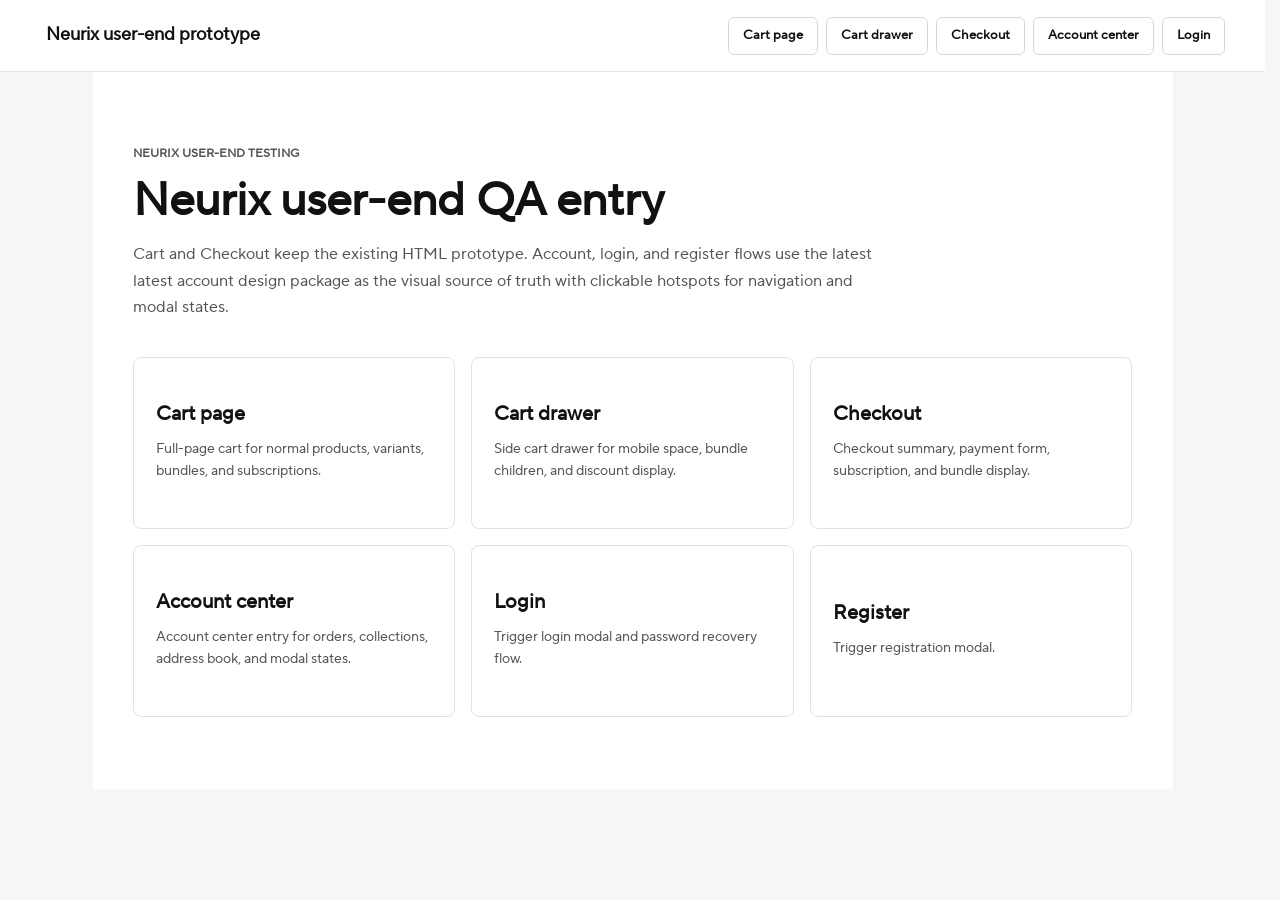
<file: index.html>
﻿<!doctype html>
<html lang="en">
<head>
  <meta charset="utf-8" />
  <meta name="viewport" content="width=device-width, initial-scale=1" />
  <title>Neurix user-end prototype</title>
  <style>
    :root {
      --ink: #111111;
      --text: #333333;
      --muted: #6b7280;
      --faint: #9ca3af;
      --line: #e5e7eb;
      --soft: #f6f6f6;
      --panel: #ffffff;
      --blue: #4096ff;
      --orange-bg: #fff4e6;
      --orange: #fa8c16;
      --font: "TT Norms Pro", Inter, -apple-system, BlinkMacSystemFont, "Segoe UI", Arial, sans-serif;
    }

    @font-face {
      font-display: swap;
      font-family: "iconfont3";
      src: url("assets/iconfont3/iconfont.woff2") format("woff2");
    }

    .iconfont3 {
      font-family: "iconfont3", sans-serif;
      font-style: normal;
      -webkit-font-smoothing: antialiased;
      -moz-osx-font-smoothing: grayscale;
    }

    .icon3-biaoqian::before { content: "\e6c1"; }

    * { box-sizing: border-box; }
    html { min-height: 100%; }
    body { min-height: 100%; margin: 0; overflow-x: hidden; background: var(--soft); color: var(--text); font-family: var(--font); font-size: 14px; line-height: 1.35; }
    button, input { font: inherit; }
    button { -webkit-tap-highlight-color: transparent; }
    .hidden { display: none !important; }
    body[data-view="cart-page"] > #nav,
    body[data-view="cart-drawer"] > #nav,
    body[data-view="account-orders"] > #nav,
    body[data-view="account-address"] > #nav,
    body[data-view="account-collections"] > #nav,
    body[data-view="order-detail"] > #nav,
    body[data-view="login"] > #nav,
    body[data-view="register"] > #nav,
    body[data-view="reset-password"] > #nav,
    body[data-view="account-password"] > #nav,
    body[data-view="account-signout"] > #nav,
    body[data-view="account-address-add"] > #nav,
    body[data-view="account-address-delete"] > #nav,
    body[data-view="order-cancel"] > #nav,
    body[data-view="order-review-modal"] > #nav { display: none !important; }

    .nav { position: sticky; top: 0; z-index: 30; display: flex; align-items: center; justify-content: space-between; gap: 24px; min-height: 72px; padding: 0 40px; border-bottom: 1px solid var(--line); background: #ffffff; }
    .brand { border: 0; background: transparent; color: var(--ink); cursor: pointer; font-size: 18px; font-weight: 800; text-align: left; }
    .tabs { display: flex; flex-wrap: wrap; justify-content: flex-end; gap: 8px; }
    .tabs button { height: 38px; border: 1px solid #d8d8d8; border-radius: 6px; padding: 0 14px; background: #ffffff; color: #111111; cursor: pointer; font-size: 13px; font-weight: 700; }
    .tabs button.active, .tabs button:hover { border-color: #111111; background: #111111; color: #ffffff; }

    .entry { max-width: 1080px; margin: 0 auto; padding: 72px 40px; }
    .entry-label { margin: 0 0 12px; color: #555555; font-size: 12px; font-weight: 900; }
    .entry h1 { max-width: 720px; margin: 0 0 16px; color: #111111; font-size: 46px; line-height: 1.05; letter-spacing: 0; }
    .entry p { max-width: 680px; margin: 0 0 36px; color: #555555; font-size: 16px; line-height: 1.65; }
    .entry-grid { display: grid; grid-template-columns: repeat(3, minmax(0, 1fr)); gap: 16px; }
    .entry-card { min-height: 180px; border: 1px solid #e2e2e2; border-radius: 8px; padding: 22px; background: #ffffff; color: #111111; cursor: pointer; text-align: left; transition: border-color 160ms, box-shadow 160ms, transform 160ms; }
    .entry-card:hover { border-color: #111111; box-shadow: 0 12px 34px rgba(0, 0, 0, 0.08); transform: translateY(-2px); }
    .entry-card strong { display: block; margin-bottom: 12px; font-size: 20px; }
    .entry-card span { display: block; color: #555555; font-size: 14px; line-height: 1.55; }

    .page { min-height: calc(100vh - 72px); padding-bottom: 48px; background: #ffffff; }
    .wrap { width: 100%; max-width: 1328px; margin: 0 auto; padding: 0 32px 50px; }
    .crumb { height: 58px; color: #9b9b9b; line-height: 58px; }
    .title { margin: 20px 0 24px; color: #222222; font-size: 32px; line-height: 1.2; text-align: center; }
    .cart-storefront-page { width: 100%; background: #ffffff; }
    .cart-storefront-wrap { width: min(1328px, calc(100% - 40px)); margin: 0 auto; padding: 0 0 58px; }
    .cart-storefront-title { margin: 20px 0 24px; color: #222222; font-size: 32px; line-height: 1.2; text-align: center; }
    .cart-layout { display: grid; grid-template-columns: minmax(0, 1fr) 360px; align-items: start; gap: 24px; }
    .list { display: grid; gap: 16px; }
    .card, .summary { border: 1px solid #efefef; border-radius: 8px; background: #ffffff; padding: 16px; }
    .product-card { display: grid; grid-template-columns: 100px minmax(0, 1fr); gap: 16px; }
    .thumb { display: flex; align-items: center; justify-content: center; flex: 0 0 auto; overflow: hidden; border-radius: 8px; background: #e5e5e5; color: #999999; font-size: 12px; }
    .thumb img, .order-img img { display: block; width: 100%; height: 100%; object-fit: cover; }
    .thumb.image-error img, .order-img.image-error img { display: none; }
    .thumb.image-error::after, .order-img.image-error::after { content: "IMG"; }
    .thumb.large { width: 100px; height: 100px; }
    .thumb.small { width: 60px; height: 60px; border-radius: 6px; }
    .main { min-width: 0; }
    .top, .bundle-head { display: flex; align-items: flex-start; justify-content: space-between; gap: 16px; }
    .product-title, .bundle-title { display: -webkit-box; min-width: 0; overflow: hidden; -webkit-box-orient: vertical; -webkit-line-clamp: 1; color: #222222; font-size: 16px; font-weight: 600; line-clamp: 1; text-overflow: ellipsis; }
    .price { display: flex; flex: 0 0 auto; align-items: baseline; gap: 8px; color: #222222; font-size: 18px; font-weight: 800; white-space: nowrap; }
    .price s { color: #999999; font-size: 15px; font-weight: 700; }

    .select-grid { display: grid; grid-template-columns: repeat(2, minmax(0, 180px)); gap: 10px; margin: 10px 0 12px; }
    .select-grid.compact { grid-template-columns: repeat(2, minmax(0, 140px)); margin: 8px 0 0; }
    .select { position: relative; min-width: 0; }
    .select-trigger { display: flex; align-items: center; justify-content: space-between; gap: 8px; width: 100%; height: 34px; border: 1px solid #d9d9d9; border-radius: 6px; padding: 0 10px 0 12px; background: #ffffff; color: #222222; cursor: pointer; font-size: 13px; text-align: left; outline: none; transition: border-color 160ms, box-shadow 160ms; }
    .select-trigger:hover { border-color: #bdbdbd; }
    .select.open .select-trigger, .select-trigger:focus-visible { border-color: var(--blue); box-shadow: 0 0 0 2px rgba(5, 145, 255, 0.1); }
    .select-trigger span { min-width: 0; overflow: hidden; text-overflow: ellipsis; white-space: nowrap; }
    .chev { flex: 0 0 auto; width: 7px; height: 7px; margin-top: -3px; border-right: 1px solid #9ca3af; border-bottom: 1px solid #9ca3af; transform: rotate(45deg); }
    .menu { position: absolute; top: calc(100% + 4px); left: 0; z-index: 80; display: none; width: 100%; overflow: hidden; border: 1px solid #d9d9d9; border-radius: 6px; background: #ffffff; box-shadow: 0 8px 22px rgba(0, 0, 0, 0.08); }
    .select.open .menu { display: block; }
    .menu button { display: block; width: 100%; height: 34px; border: 0; padding: 0 12px; background: #ffffff; color: #333333; cursor: pointer; font-size: 13px; text-align: left; }
    .menu button:hover { background: #f5f9ff; }
    .menu button.selected { background: #e6f4ff; color: #111111; font-weight: 600; }
    .variant { margin: 10px 0 12px; color: #888888; font-size: 13px; }
    .variant.compact { margin: 6px 0 0; }
    .discount-tag { display: inline-flex; align-items: center; gap: 4px; max-width: 100%; margin-top: 4px; color: #6b7280; font-size: 12px; font-weight: 500; line-height: 1.25; }
    .tag-icon { display: inline-flex; align-items: center; justify-content: center; flex: 0 0 auto; width: 14px; height: 14px; color: #9ca3af; font-size: 13px; line-height: 1; }
    .recurring-icon { display: inline-block; flex: 0 0 auto; width: 14px; height: 14px; background: #9ca3af; -webkit-mask: url("assets/images/icons/refresh-cw.svg") center / contain no-repeat; mask: url("assets/images/icons/refresh-cw.svg") center / contain no-repeat; }
    .discount-tag span { min-width: 0; overflow-wrap: anywhere; }
    .discount-stack { display: grid; align-items: start; gap: 4px; margin-top: 4px; }
    .discount-stack .discount-tag { margin-top: 0; }
    .actions { display: flex; align-items: center; justify-content: space-between; gap: 16px; margin-top: 14px; }
    .qty-row { display: inline-flex; align-items: center; gap: 8px; color: #666666; font-size: 12px; }
    .qty { display: inline-flex; align-items: center; height: 32px; overflow: hidden; border: 1px solid #e5e5e5; border-radius: 999px; background: #ffffff; }
    .qty button { width: 32px; height: 100%; border: 0; background: #ffffff; color: #222222; cursor: pointer; font-size: 14px; }
    .qty strong { display: inline-flex; align-items: center; justify-content: center; width: 42px; height: 18px; border-right: 1px solid #d8d8d8; border-left: 1px solid #d8d8d8; color: #555555; font-size: 13px; font-weight: 500; }
    .remove { border: 0; padding: 0; background: transparent; color: #8a8a8a; cursor: pointer; font-size: 13px; font-weight: 400; line-height: 34px; text-decoration: none; text-underline-offset: 2px; }
    .remove:hover { color: #555555; text-decoration: underline; text-decoration-color: #999999; }
    .bundle-title { display: flex; align-items: flex-start; gap: 8px; }
    .bundle-price-block { display: flex; flex: 0 0 auto; flex-direction: column; align-items: flex-end; gap: 4px; text-align: right; }
    .bundle-price-block .price { justify-content: flex-end; }
    .bundle-price-block .price s { font-weight: 400; }
    .bundle-price-block .discount-tag { justify-content: flex-end; margin-top: 0; text-align: right; }
    .bundle-price-block .discount-stack { justify-items: end; margin-top: 0; }
    .bundle-tag { display: inline-flex; flex: 0 0 auto; align-items: center; border-radius: 4px; padding: 4px 8px; background: #111111; color: #ffffff; font-size: 11px; font-weight: 800; line-height: normal; white-space: nowrap; }
    .bundle-children { position: relative; display: grid; gap: 12px; margin-top: 16px; border-top: 1px solid #f5f5f5; padding-top: 16px; padding-bottom: 8px; }
    .bundle-child { display: grid; grid-template-columns: 60px minmax(0, 1fr); gap: 12px; align-items: start; }
    .bundle-child > div { min-width: 0; }
    .bundle-child-title { display: flex; align-items: center; gap: 8px; color: #222222; font-size: 13px; font-weight: 400; line-height: 18px; }
    .included { display: inline-flex; align-items: center; justify-content: center; flex: 0 0 auto; height: 18px; border-radius: 4px; padding: 0 8px; background: var(--orange-bg); color: var(--orange); font-size: 10px; font-weight: 800; line-height: 18px; white-space: nowrap; }
    .bundle-remove { position: absolute; right: 0; bottom: 0; line-height: 18px; }

    .summary { position: sticky; top: 96px; display: grid; gap: 14px; }
    .summary h2 { margin: 0 0 6px; font-size: 22px; }
    .summary-row { display: flex; align-items: center; justify-content: space-between; gap: 16px; color: #555555; }
    .summary-total { border-top: 1px solid #eeeeee; padding-top: 14px; color: #111111; }
    .summary-total strong { font-size: 24px; }
    .primary { height: 44px; border: 0; border-radius: 8px; background: #111111; color: #ffffff; cursor: pointer; font-weight: 900; }
    .secondary { width: 100%; height: 42px; margin-top: 12px; border: 1px solid #b5b5b5; border-radius: 8px; background: #ffffff; color: #222222; cursor: pointer; font-weight: 600; }

    .drawer-mask { position: fixed; inset: 0; z-index: 90; display: none; border: 0; background: rgba(0, 0, 0, 0.5); }
    .drawer-mask.show { display: block; }
    .drawer { position: fixed; top: 0; right: 0; z-index: 100; display: none; flex-direction: column; width: 550px; max-width: 90vw; height: 100vh; background: #ffffff; box-shadow: -4px 0 24px rgba(0, 0, 0, 0.15); transform: translateX(100%); transition: transform 250ms ease; }
    .drawer.show { display: flex; transform: translateX(0); }
    .drawer-head { display: flex; align-items: center; justify-content: space-between; padding: 20px 24px; border-bottom: 1px solid #eaeaea; }
    .drawer-head h2 { margin: 0; color: #222222; font-size: 20px; }
    .close { position: relative; display: inline-flex; align-items: center; justify-content: center; width: 24px; height: 24px; border: 0; border-radius: 999px; background: #ededed; cursor: pointer; color: #222222; }
    .close::before, .close::after { position: absolute; width: 12px; height: 2px; border-radius: 999px; background: currentColor; content: ""; }
    .close::before { transform: rotate(45deg); }
    .close::after { transform: rotate(-45deg); }
    .drawer-body { flex: 1 1 auto; overflow: auto; padding: 24px; scrollbar-width: none; }
    .drawer-body::-webkit-scrollbar { display: none; }
    .drawer-list { display: grid; gap: 16px; }
    .drawer-card { border: 1px solid #efefef; border-radius: 8px; padding: 16px; background: #ffffff; }
    .drawer-product { display: grid; grid-template-columns: 100px minmax(0, 1fr); gap: 16px; }
    .drawer-title { display: -webkit-box; min-width: 0; overflow: hidden; -webkit-box-orient: vertical; -webkit-line-clamp: 2; color: #222222; font-size: 16px; font-weight: 600; line-clamp: 2; overflow-wrap: anywhere; }
    .drawer-footer { flex: 0 0 auto; border-top: 1px solid #eaeaea; padding: 20px 24px; background: #ffffff; }
    .drawer-footer .summary-row { margin-bottom: 8px; color: #222222; }
    .drawer-footer .total strong { font-size: 22px; }
    .drawer-actions { display: grid; gap: 10px; margin-top: 16px; }
    .drawer-actions .primary { width: 100%; }
    .drawer-view-cart { width: 100%; height: 44px; border: 1px solid #222222; border-radius: 8px; background: #ffffff; color: #222222; cursor: pointer; font-weight: 800; }
    .drawer-view-cart:hover, .drawer-view-cart:focus-visible { background: #f6f6f6; }
    .drawer .bundle-card { border: 1px solid #efefef; border-radius: 8px; padding: 14px 16px 16px; }
    .drawer .bundle-head { margin-bottom: 12px; }
    .drawer .bundle-children { padding-top: 10px; padding-bottom: 0; }
    .drawer .bundle-remove { position: static; justify-self: end; margin-top: 4px; line-height: 18px; }
    .drawer-product .main { display: flex; flex-direction: column; }
    .drawer-product .top { display: flex; align-items: flex-start; justify-content: space-between; gap: 12px; }
    .drawer-product .drawer-title { flex: 1 1 auto; order: 0; }
    .drawer-product .select-grid { order: 2; }
    .drawer-product .discount-tag { order: 3; }
    .drawer-product .price { order: 0; justify-content: flex-end; margin-top: 0; }
    .drawer-product .actions { order: 5; }

    .checkout { position: relative; z-index: 0; display: grid; grid-template-columns: 584px 440px; max-width: 1024px; min-height: 100vh; margin: 0 auto; background: #ffffff; }
    .checkout-left { position: relative; z-index: 1; padding: 40px 20px 48px; background: #ffffff; }
    .checkout-left::before { position: absolute; top: 0; right: 100%; bottom: 0; z-index: -1; width: 100vw; background: #ffffff; content: ""; }
    .checkout-form { max-width: 620px; margin: 0 auto; }
    .checkout-logo { display: flex; align-items: center; justify-content: center; width: 100%; border: 0; margin: 0 0 20px; padding: 0; background: transparent; color: #171717; cursor: pointer; font: inherit; font-size: 20px; font-weight: 800; line-height: 24px; text-align: center; }
    .checkout-logo:focus-visible { outline: 2px solid #171717; outline-offset: 5px; }
    .checkout-right { position: relative; z-index: 1; background: #f9fafb; padding: 40px 16px 40px 40px; }
    .checkout-right::after { position: absolute; top: 0; bottom: 0; left: 100%; z-index: -1; width: 100vw; background: #f9fafb; content: ""; }
    .mobile-summary { display: none; align-items: center; justify-content: space-between; width: 100%; min-height: 28px; border: 0; padding: 16px 0 14px; background: #f9fafb; color: #111111; cursor: pointer; font: inherit; font-weight: 800; text-align: left; }
    .mobile-summary:focus-visible { outline: 2px solid #111111; outline-offset: 2px; }
    .mobile-summary-title { display: inline-flex; align-items: center; gap: 6px; font-size: 15px; font-weight: 700; line-height: 20px; }
    .summary-chevron { display: inline-block; width: 7px; height: 7px; margin-top: -4px; border-right: 2px solid currentColor; border-bottom: 2px solid currentColor; transform: rotate(45deg); }
    .mobile-summary-open .summary-chevron { margin-top: 6px; transform: rotate(225deg); }
    .mobile-summary-price { font-size: 18px; font-weight: 800; line-height: 22px; }
    .checkout-summary-content { display: block; }
    .express-title { margin-bottom: 12px; color: #707070; text-align: center; }
    .wallet { display: grid; gap: 10px; margin-bottom: 18px; }
    .wallet-main { height: 46px; border: 0; border-radius: 8px; background: #ffc439; color: #003087; cursor: pointer; font-size: 18px; font-weight: 800; }
    .wallet-row { display: grid; grid-template-columns: 1fr 1fr; gap: 10px; }
    .wallet-row button { height: 46px; border: 0; border-radius: 8px; background: #000000; color: #ffffff; cursor: pointer; font-size: 18px; font-weight: 800; }
    .or { display: flex; align-items: center; gap: 14px; margin: 24px 0 16px; color: #b2b2b2; }
    .or::before, .or::after { content: ""; flex: 1; height: 1px; background: #dddddd; }
    .section { margin-bottom: 24px; }
    .section-head { display: flex; justify-content: space-between; align-items: center; margin-bottom: 12px; }
    .section-head a { color: #0066cc; text-decoration: none; }
    .section h3 { margin: 0 0 12px; color: #111111; font-size: 20px; }
    .section-head h3 { margin: 0; }
    .field { display: flex; align-items: center; gap: 10px; height: 44px; border: 1px solid #cfd2d6; border-radius: 4px; background: #ffffff; color: #b4b8bf; padding: 0 16px; margin-bottom: 12px; }
    .field-label { display: block; margin: 0 0 10px; color: #222222; font-size: 14px; font-weight: 500; }
    .field-label::before { content: "*"; margin-right: 4px; color: #ff4d4f; }
    .country-field { position: relative; margin-bottom: 12px; }
    .country-select { justify-content: space-between; padding-left: 65px; color: #222222; }
    .flag-wrap { position: absolute; left: 10px; bottom: 7px; display: flex; align-items: center; width: 43px; height: 28px; border: 1px solid #eeeeee; background: #ffffff; }
    .us-flag { width: 100%; height: 100%; }
    .select-arrow { width: 7px; height: 7px; margin-top: -4px; border-right: 1px solid #9ca3af; border-bottom: 1px solid #9ca3af; transform: rotate(45deg); }
    .phone-field { display: flex; align-items: stretch; gap: 0; height: 44px; margin-bottom: 12px; }
    .phone-prefix { display: flex; align-items: center; justify-content: center; min-width: 60px; border: 1px solid #cfd2d6; border-right: 0; border-radius: 4px 0 0 4px; background: #ffffff; color: #222222; }
    .phone-input { flex: 1 1 auto; height: 44px; border-radius: 0 4px 4px 0; margin-bottom: 0; }
    .row2 { display: grid; grid-template-columns: 1fr 1fr; gap: 8px; }
    .row3 { display: grid; grid-template-columns: 1fr 1fr 1fr; gap: 8px; }
    .ship { overflow: hidden; border-radius: 8px; }
    .pay-card { overflow: hidden; border: 1px solid #d7d7da; border-radius: 8px; }
    .ship-rate { display: flex; align-items: center; gap: 14px; min-height: 72px; padding: 0 16px; border: 1px solid #d7d7da; margin-bottom: -1px; }
    .ship-rate:last-child { margin-bottom: 0; }
    .ship-rate.active { position: relative; z-index: 1; margin: 0 0 -1px; border-color: #222222; background: #f4f5f6; }
    .ship-rate.active:first-child { border-top-left-radius: 8px; border-top-right-radius: 8px; }
    .dot { width: 20px; height: 20px; border: 2px solid #d0d0d0; border-radius: 50%; }
    .active .dot, .pay-head .dot { border-color: #222222; background: radial-gradient(circle, #ffffff 0 4px, #222222 5px); }
    .ship-rate b:last-child { margin-left: auto; }
    .pay-head { display: flex; align-items: center; gap: 12px; padding: 16px; border-bottom: 1px solid #eeeeee; }
    .card-icons { display: inline-flex; align-items: center; gap: 3px; margin-left: auto; }
    .card-icon { display: inline-flex; align-items: center; justify-content: center; height: 16px; min-width: 24px; border: 1px solid #e5e7eb; border-radius: 2px; padding: 0 3px; background: #ffffff; font-size: 8px; font-weight: 800; line-height: 1; }
    .card-icon.visa { color: #1434cb; }
    .card-icon.mc { background: linear-gradient(90deg, #eb001b 0 50%, #f79e1b 50% 100%); color: transparent; font-size: 0; }
    .card-icon.amex { background: #2e77bc; color: #ffffff; }
    .card-icon.disc { background: linear-gradient(90deg, #ffffff 0 55%, #f58220 55% 100%); color: #1f2937; }
    .payment-icon { display: block; flex: 0 0 auto; width: 28px; height: 18px; }
    .payment-icon rect { shape-rendering: geometricPrecision; }
    .card-form { padding: 16px; }
    .card-number-field { position: relative; display: flex; align-items: center; width: 100%; min-height: 46px; border: 1px solid #e0e0e0; border-radius: 5px; background: #ffffff; margin-bottom: 12px; }
    .card-number-field input { width: 100%; height: 44px; padding: 0 54px 0 10px; border: 0; background: transparent; color: #222222; font-size: 14px; outline: 0; }
    .card-number-field input::placeholder { color: #b4b8bf; }
    .mock-card-brands { position: absolute; top: 50%; right: 12px; display: inline-flex; align-items: center; justify-content: center; height: 18px; padding: 0; background: transparent; transform: translateY(-50%); white-space: nowrap; }
    .mock-card-brands .payment-icon { width: 28px; height: 18px; }
    .card-input { width: 100%; min-height: 46px; padding: 0 10px; border: 1px solid #e0e0e0; border-radius: 5px; background: #ffffff; color: #222222; font-size: 14px; outline: 0; }
    .card-input::placeholder { color: #b4b8bf; }
    .pay-now { width: 100%; height: 52px; margin-top: 16px; border: 0; border-radius: 6px; background: #111111; color: #ffffff; cursor: pointer; font-size: 16px; font-weight: 900; }
    .pay-tip { width: 90%; margin: 10px auto 0; color: #9b9b9b; font-size: 14px; line-height: normal; text-align: center; }
    .pay-tip a { color: #9b9b9b; text-decoration: underline; }

    .order-item { display: grid; grid-template-columns: 100px minmax(0, 1fr) auto; gap: 16px; align-items: flex-start; padding: 16px 0; border-bottom: 1px solid #e5e7eb; }
    .order-info { min-width: 0; }
    .order-img { position: relative; display: grid; place-items: center; width: 100px; height: 100px; border-radius: 8px; background: #e5e5e5; color: #999999; }
    .order-img img { border-radius: 8px; }
    .qty-badge { position: absolute; top: -8px; right: -8px; display: grid; place-items: center; width: 20px; height: 20px; border-radius: 50%; background: #111111; color: #ffffff; font-size: 12px; font-weight: 700; z-index: 2; }
    .order-title { display: -webkit-box; overflow: hidden; -webkit-box-orient: vertical; -webkit-line-clamp: 2; color: #333333; font-size: 14px; font-weight: 500; line-height: 1.35; overflow-wrap: anywhere; }
    .order-variant { margin-top: 4px; color: #6b7280; font-size: 13px; }
    .order-price { display: flex; align-items: baseline; gap: 6px; color: #333333; font-weight: 700; white-space: nowrap; justify-self: end; }
    .order-price .current-price { color: #333333; font-weight: 700; }
    .order-price s { color: #888888; font-weight: 400; }
    .order-info .discount-tag { white-space: nowrap; }
    .summary-bundle { margin-top: 18px; padding: 14px 0 0; border-top: 0; }
    .summary-bundle + .summary-bundle { border-top: 1px solid #e5e7eb; }
    .summary-bundle-head { display: flex; align-items: flex-start; justify-content: space-between; gap: 14px; }
    .summary-bundle-title { display: flex; flex: 1 1 auto; align-items: flex-start; gap: 8px; min-width: 0; color: #222222; font-size: 14px; font-weight: 600; line-height: 1.35; }
    .summary-bundle-title-text { display: -webkit-box; min-width: 0; overflow: hidden; -webkit-box-orient: vertical; -webkit-line-clamp: 2; overflow-wrap: anywhere; }
    .summary-bundle-right { display: flex; flex: 0 0 auto; flex-direction: column; align-items: flex-end; gap: 4px; text-align: right; }
    .summary-bundle-right .price { font-size: 16px; }
    .summary-bundle-right .price s { font-weight: 400; }
    .summary-bundle-right .discount-tag { display: grid; grid-template-columns: auto minmax(0, auto); align-items: center; justify-content: end; margin-top: 0; font-size: 11px; text-align: right; }
    .summary-bundle-right .discount-stack { justify-items: end; margin-top: 0; }
    .bundle-products { display: grid; gap: 12px; padding: 10px 0 4px; }
    .bundle-product-row { display: flex; align-items: flex-start; gap: 12px; min-width: 0; }
    .bundle-product-row .order-img { flex: 0 0 auto; width: 70px; height: 70px; border: 1px solid #e0e0e0; }
    .bundle-product-details { flex: 1 1 auto; min-width: 0; padding-top: 0; }
    .bundle-product-title { display: flex; align-items: center; min-width: 0; min-height: 18px; gap: 6px; }
    .bundle-product-title .name { display: -webkit-box; flex: 1 1 auto; min-width: 0; min-height: 18px; overflow: hidden; -webkit-box-orient: vertical; -webkit-line-clamp: 2; color: #333333; font-size: 14px; font-weight: 500; line-height: 18px; overflow-wrap: anywhere; }
    .checkout-summary { display: grid; gap: 12px; margin-top: 18px; }
    .checkout-discount-code { display: flex; align-items: center; justify-content: space-between; gap: 12px; }
    .checkout-discount-code .discount-tag { margin-top: 0; }
    .checkout-discount-code strong { flex: 0 0 auto; color: #333333; font-weight: 500; text-align: right; }
    .checkout-summary .summary-total span { font-size: 20px; font-weight: 700; color: #111111; }
    .checkout-summary .summary-total strong { font-size: 28px; line-height: 1; }
    .summary-savings { display: flex; align-items: center; gap: 4px; color: #111111; font-size: 13px; font-weight: 800; }
    .discount-row { display: flex; align-items: center; gap: 10px; margin: 18px 0; }
    .discount-row .field { flex: 1 1 auto; margin-bottom: 0; border-radius: 8px; }
    .discount-row button { flex: 0 0 170px; justify-content: center; color: #555555; cursor: pointer; }

    @media (max-width: 900px) {
      html, body { max-width: 100%; overflow-x: hidden; }
      .checkout { display: flex; flex-direction: column; width: 100%; max-width: 100%; overflow-x: hidden; }
      .checkout * { min-width: 0; }
      .checkout-left::before, .checkout-right::after { display: none; }
      .checkout-logo { display: none; }
      .mobile-summary { display: flex; }
      .mobile-summary { border-bottom: 0 !important; box-shadow: none; }
      .checkout.mobile-summary-collapsed .checkout-summary-content { display: none; }
      .checkout.mobile-summary-open .checkout-summary-content { display: block; }
      .checkout-right { order: -1; width: 100%; max-width: 100%; overflow-x: hidden; padding: 16px 16px 14px; border-bottom: 1px solid #e5e5e5; }
      .checkout-left { width: 100%; max-width: 100vw; padding: 20px 20px 8px; overflow-x: hidden; }
      .checkout-form { width: 100%; max-width: 100%; }
      .checkout-summary-content { padding-top: 18px; }
      .mobile-summary { min-height: 28px; padding: 0; align-items: center; }
      .order-item { grid-template-columns: 56px minmax(0, 1fr); gap: 12px; padding: 14px 0; }
      .order-img { width: 56px; height: 56px; }
      .order-item { position: relative; }
      .order-price { position: absolute; top: 14px; right: 0; display: flex; max-width: 92px; flex-direction: column; align-items: flex-end; gap: 1px; text-align: right; font-size: 14px; line-height: 1.2; white-space: normal; }
      .order-price .current-price { order: 1; }
      .order-price s { display: block; order: 2; }
      .order-info .discount-tag { white-space: normal; }
      .order-info { grid-column: 2; grid-row: 1; padding-right: 96px; }
      .bundle-product-row .order-img { width: 56px; height: 56px; }
      .summary-bundle-right { flex: 0 0 210px; min-width: 210px; max-width: 68%; align-items: flex-end; text-align: right; }
      .summary-bundle-right .price { justify-content: flex-end; flex-wrap: wrap; row-gap: 0; }
      .summary-bundle-right .discount-tag { display: inline-flex; justify-content: flex-end; text-align: right; white-space: nowrap; }
      .summary-bundle-right .discount-tag span { overflow-wrap: normal; }
      .discount-row { flex-direction: row; align-items: center; }
      .discount-row .field { min-width: 0; }
      .discount-row button { flex: 0 0 88px; }
      .discount-row button.field { flex: 0 0 88px; min-width: 88px; max-width: 88px; }
      .row2, .row3 { grid-template-columns: 1fr; gap: 12px; margin-bottom: 12px; }
      .row2 .field, .row3 .field { margin-bottom: 0; }
      .phone-prefix { flex: 0 0 60px; min-width: 60px; width: 60px; }
      .phone-input { min-width: 0; }
      .wallet-row { grid-template-columns: minmax(0, 1fr) minmax(0, 1fr); }
      .wallet-row button { min-width: 0; font-size: 16px; }
    }

    @media (max-width: 820px) {
      .nav { min-height: auto; padding: 16px 18px; align-items: flex-start; flex-direction: column; }
      .tabs { justify-content: flex-start; }
      .entry, .wrap { padding: 44px 18px 16px; }
      .entry h1 { font-size: 34px; }
      .entry-grid, .cart-layout { grid-template-columns: 1fr; }
      .product-card { grid-template-columns: 90px minmax(0, 1fr); gap: 12px; }
      .thumb.large { width: 90px; height: 90px; }
      .top { gap: 10px; }
      .product-title, .bundle-title { font-size: 14px; -webkit-line-clamp: 2; line-clamp: 2; }
      .price { font-size: 16px; }
      .price s { font-size: 13px; }
      .select-grid { grid-template-columns: repeat(2, minmax(0, 1fr)); gap: 8px; margin: 10px 0; }
      .select-grid.compact { grid-template-columns: repeat(2, minmax(0, 1fr)); }
      .actions { align-items: center; margin-top: 10px; }
      .bundle-remove { position: static; justify-self: end; line-height: 18px; }
      .summary { position: static; }
    }

    @media (max-width: 520px) {
      .cart-storefront-wrap { width: min(100% - 32px, 1328px); padding-bottom: 32px; }
      .cart-storefront-title { margin: 14px 0 18px; font-size: 26px; }
      .product-card { grid-template-columns: 86px minmax(0, 1fr); }
      .thumb.large { width: 86px; height: 86px; }
      .card { padding: 14px; }
      .product-card .top { flex-direction: row; align-items: flex-start; }
      .product-card .product-title { flex: 1 1 auto; }
      .product-card .price { justify-content: flex-end; }
      .bundle-child { grid-template-columns: 60px minmax(0, 1fr); }
      .select-grid.compact { gap: 8px; }
      .qty-row { flex-wrap: wrap; }
      .drawer-body { padding: 12px 16px; }
      .drawer-footer { padding: 16px; }
      .drawer-product { grid-template-columns: 86px minmax(0, 1fr); gap: 12px; }
      .drawer .thumb.large { width: 86px; height: 86px; }
      .drawer-title { display: block; font-size: 15px; white-space: normal; word-break: normal; overflow-wrap: anywhere; }
      .drawer .price { font-size: 15px; }
      .drawer .top { flex-direction: row; align-items: flex-start; }
      .drawer .actions { justify-content: space-between; flex-wrap: nowrap; gap: 12px; }
      .drawer .remove { line-height: 32px; }
      .drawer .select-grid { grid-template-columns: repeat(2, minmax(0, 1fr)); }
      .summary-bundle-head { flex-direction: row; align-items: flex-start; }
      .summary-bundle-right { flex: 0 0 210px; min-width: 210px; max-width: 68%; align-items: flex-end; text-align: right; }
      .summary-bundle-right .price { justify-content: flex-end; flex-wrap: wrap; row-gap: 0; }
      .summary-bundle-right .discount-tag { display: inline-flex; justify-content: flex-end; text-align: right; white-space: nowrap; }
      .summary-bundle-right .discount-tag span { overflow-wrap: normal; }
      .discount-row { flex-direction: row; align-items: center; }
      .discount-row .field { min-width: 0; }
      .discount-row button { flex: 0 0 88px; }
      .discount-row button.field { flex: 0 0 88px; min-width: 88px; max-width: 88px; }
      .checkout-summary .summary-row { gap: 12px; }
      .checkout-summary .summary-row span:first-child { min-width: 0; }
      .checkout-summary .summary-row strong { flex: 0 0 auto; text-align: right; }
      .checkout-summary .summary-total { border-top: 0; padding-top: 14px; }
      .checkout-summary .summary-total span { font-size: 20px; font-weight: 700; }
      .checkout-summary .summary-total strong { font-size: 28px; line-height: 1; }
    }
  </style>
  <link rel="stylesheet" href="assets/css/account.css?v=20260713ab">
</head>
<body>
  <nav class="nav" id="nav">
    <button class="brand" data-go="index">Neurix user-end prototype</button>
    <div class="tabs">
      <button data-go="cart-page">Cart page</button>
      <button data-go="cart-drawer">Cart drawer</button>
      <button data-go="checkout">Checkout</button>
      <button data-go="account-orders">Account center</button>
      <button data-go="login">Login</button>
    </div>
  </nav>
  <main id="app"></main>
  <button class="drawer-mask" id="mask" aria-label="Close cart"></button>
  <aside class="drawer" id="drawer" aria-label="Cart drawer"></aside>

  <script src="assets/js/account.js?v=20260713ab"></script>
  <script>
    const money = (value) => '$' + Number(value || 0).toFixed(2);
    const tagIcon = '<i class="tag-icon iconfont3 icon3-biaoqian" aria-hidden="true"></i>';
    const recurringIcon = '<i class="recurring-icon" aria-hidden="true"></i>';
    const visaIcon = '<svg class="payment-icon" viewBox="0 0 42 26" aria-hidden="true"><rect width="42" height="26" rx="3" fill="#ffffff" stroke="#d9dde3"/><text x="21" y="16" text-anchor="middle" font-size="9" font-weight="800" fill="#1434cb" font-family="Arial, sans-serif">VISA</text></svg>';
    const paymentIcons = (className) => `<span class="${className}" aria-hidden="true">${visaIcon}<svg class="payment-icon" viewBox="0 0 42 26"><rect width="42" height="26" rx="3" fill="#ffffff" stroke="#d9dde3"/><circle cx="18" cy="13" r="8" fill="#eb001b"/><circle cx="24" cy="13" r="8" fill="#f79e1b" fill-opacity=".92"/></svg><svg class="payment-icon" viewBox="0 0 42 26"><rect width="42" height="26" rx="3" fill="#2e77bc"/><text x="21" y="16" text-anchor="middle" font-size="8" font-weight="800" fill="#ffffff" font-family="Arial, sans-serif">AMEX</text></svg><svg class="payment-icon" viewBox="0 0 42 26"><rect width="42" height="26" rx="3" fill="#ffffff" stroke="#d9dde3"/><path d="M26 3h13v20H26c4.5-3.7 6.7-7 6.7-10S30.5 6.7 26 3Z" fill="#f58220"/><text x="18" y="16" text-anchor="middle" font-size="7" font-weight="800" fill="#1f2937" font-family="Arial, sans-serif">DISC</text></svg></span>`;
    const detectedCardIcon = '<span class="mock-card-brands" aria-label="Detected card brand: Visa">' + visaIcon + '</span>';
    const imageA = 'https://cdn.shopify.com/s/files/1/0704/6378/2946/files/Focus_Energy_Gum.png?v=1733365781';
    const imageB = 'https://cdn.shopify.com/s/files/1/0704/6378/2946/files/neurix_focus_energy_product.png?v=1733365781';
    const products = [
      { id: 'p1', title: '01 Normal product - single variant', price: 12.99, image: imageA, attrs: [], variant: '', sub: '', discount: 0 },
      { id: 'p2', title: '02 Normal product - multiple variants', price: 18.99, image: imageB, attrs: [['Mint', 'Citrus'], ['12 Pack', '24 Pack']], values: ['Mint', '24 Pack'], sub: '', discount: 0 },
      { id: 'p4', title: '04 Normal product - single variant', price: 9.35, compare: 12.99, image: imageA, attrs: [], variant: '', sub: 'Delivery every 1 month', discount: 2.60, productDiscount: 1.04 },
      { id: 'p5', title: '05 Normal product - multiple variants', price: 13.67, compare: 18.99, image: imageB, attrs: [['Mint', 'Citrus'], ['12 Pack', '24 Pack']], values: ['Citrus', '24 Pack'], sub: 'Delivery every 2 months', discount: 3.80, productDiscount: 1.52 }
    ];
    const bundles = [
      { id: 'b1', title: '03 Bundle product - one-time purchase', price: 42.00, compare: 49.98, oneTimePrice: 42.00, bundleDiscount: 7.98, subscriptionDiscount: 0, sub: '', children: [
        { id: 'b1a', title: 'Bundle item A - Focus Gum', image: imageA, variant: '12 Pack', attrs: [], values: [] },
        { id: 'b1b', title: 'Bundle item B - Refill Pack', image: imageB, attrs: [['Mint', 'Citrus'], ['12 Pack', '24 Pack']], values: ['Mint', '24 Pack'] }
      ]},
      { id: 'b2', title: '06 Bundle product - with subscription', price: 55.98, compare: 69.97, oneTimePrice: 61.98, bundleDiscount: 7.99, subscriptionDiscount: 6.00, sub: 'Delivery every 2 months', children: [
        { id: 'b2a', title: 'Bundle item A - Focus Gum', image: imageA, variant: '12 Pack', attrs: [], values: [] },
        { id: 'b2b', title: 'Bundle item B - Refill Pack', image: imageB, attrs: [['Mint', 'Citrus'], ['12 Pack', '24 Pack']], values: ['Citrus', '24 Pack'] }
      ]}
    ];
    const subtotal = 152.98;
    const total = 142.98;
    let drawerReturnView = 'cart-page';

    function currentView() {
      const view = new URLSearchParams(location.search).get('view') || 'index';
      return view === 'cart' ? 'cart-drawer' : view;
    }

    function setView(view) {
      const url = new URL(location.href);
      url.searchParams.set('view', view);
      history.pushState({}, '', url);
      render();
    }

    function imageHtml(src, alt) {
      return src ? `<img src="${src}" alt="" loading="lazy" onerror="this.parentElement.classList.add('image-error')">` : 'IMG';
    }

    function usFlag() {
      return '<svg class="us-flag" viewBox="0 0 7410 3900" xmlns="http://www.w3.org/2000/svg" aria-hidden="true"><path fill="#b22234" d="M0 0h7410v3900H0z"/><path stroke="#fff" stroke-width="300" d="M0 450h7410M0 1050h7410M0 1650h7410M0 2250h7410M0 2850h7410M0 3450h7410"/><path fill="#3c3b6e" d="M0 0h2964v2100H0z"/></svg>';
    }

    function openSelect(button) {
      const select = button.closest('.select');
      document.querySelectorAll('.select.open').forEach((item) => {
        if (item !== select) item.classList.remove('open');
      });
      select.classList.toggle('open');
    }

    function pickOption(button) {
      const select = button.closest('.select');
      select.querySelector('.select-trigger span').textContent = button.textContent;
      select.querySelectorAll('.menu button').forEach((item) => item.classList.remove('selected'));
      button.classList.add('selected');
      select.classList.remove('open');
    }

    function controls(item, compact = false) {
      if (!item.attrs || !item.attrs.length) {
        return item.variant ? `<div class="variant ${compact ? 'compact' : ''}">${item.variant}</div>` : '';
      }
      return `<div class="select-grid ${compact ? 'compact' : ''}">${item.attrs.map((options, index) => `<div class="select"><button class="select-trigger" onclick="openSelect(this)"><span>${item.values[index]}</span><i class="chev"></i></button><div class="menu">${options.map((option) => `<button onclick="pickOption(this)" class="${option === item.values[index] ? 'selected' : ''}">${option}</button>`).join('')}</div></div>`).join('')}</div>`;
    }

    function productDiscountTags(product) {
      const tags = [];
      if (product.sub) {
        tags.push(`<div class="discount-tag">${tagIcon}<span>${product.sub} (-${money(product.discount)})</span></div>`);
      }
      if (product.productDiscount) {
        tags.push(`<div class="discount-tag">${tagIcon}<span>Product Discount (-${money(product.productDiscount)})</span></div>`);
      }
      return tags.length ? `<div class="discount-stack">${tags.join('')}</div>` : '';
    }

    function bundlePricing(bundle) {
      const oneTimePrice = Number.isFinite(bundle.oneTimePrice) ? bundle.oneTimePrice : bundle.price;
      const bundleDiscount = Number.isFinite(bundle.bundleDiscount) ? bundle.bundleDiscount : Math.max(0, (bundle.compare || 0) - oneTimePrice);
      const subscriptionDiscount = bundle.sub ? (Number.isFinite(bundle.subscriptionDiscount) ? bundle.subscriptionDiscount : Math.max(0, oneTimePrice - bundle.price)) : 0;
      return { bundleDiscount, subscriptionDiscount };
    }

    function bundleDiscountTags(bundle) {
      const pricing = bundlePricing(bundle);
      const tags = [];
      if (pricing.bundleDiscount > 0) {
        tags.push(`<div class="discount-tag">${tagIcon}<span>Bundle Discount (-${money(pricing.bundleDiscount)})</span></div>`);
      }
      if (bundle.sub && pricing.subscriptionDiscount > 0) {
        tags.push(`<div class="discount-tag">${recurringIcon}<span>${bundle.sub} (-${money(pricing.subscriptionDiscount)})</span></div>`);
      }
      return tags.length ? `<div class="discount-stack">${tags.join('')}</div>` : '';
    }

    function productCard(product, drawer = false) {
      const image = drawer ? imageHtml(product.image, product.title) : 'IMG';
      return `<article class="${drawer ? 'drawer-card drawer-product' : 'card product-card'}"><div class="thumb large">${image}</div><div class="main"><div class="top"><strong class="${drawer ? 'drawer-title' : 'product-title'}">${product.title}</strong><div class="price">${product.compare ? `<s>${money(product.compare)}</s>` : ''}<span>${money(product.price)}</span></div></div>${controls(product)}${productDiscountTags(product)}<div class="actions"><div class="qty-row"><span>Quantity</span><div class="qty"><button>-</button><strong>1</strong><button>+</button></div></div><button class="remove">Remove</button></div></div></article>`;
    }

    function bundleCard(bundle, drawer = false) {
      return `<article class="${drawer ? 'bundle-card' : 'card bundle-card'}"><div class="bundle-head"><div class="bundle-title"><span class="bundle-tag">Bundle</span><span>${bundle.title}</span></div><div class="bundle-price-block"><div class="price"><s>${money(bundle.compare)}</s><span>${money(bundle.price)}</span></div>${bundleDiscountTags(bundle)}</div></div><div class="bundle-children">${bundle.children.map((child) => `<div class="bundle-child"><div class="thumb small">${drawer ? imageHtml(child.image, child.title) : 'IMG'}</div><div><div class="bundle-child-title"><span class="included">Included</span><span>${child.title}</span></div>${controls(child, true)}</div></div>`).join('')}<button class="remove bundle-remove">Remove Bundle</button></div></article>`;
    }

    function summary() {
      return `<aside class="summary"><h2>Order Summary</h2><div class="summary-row"><span>Subtotal (8 Items)</span><strong>${money(subtotal)}</strong></div><div class="summary-row"><span>Order Discount</span></div><div class="checkout-discount-code"><div class="discount-tag">${tagIcon}<span>WELCOME10</span></div><strong>-$10.00</strong></div><div class="summary-row summary-total"><span>Total</span><strong>${money(total)}</strong></div><button class="primary" onclick="setView('checkout')">CHECK OUT</button></aside>`;
    }

    function cartPage() {
      const content = `<section class="cart-storefront-page"><div class="cart-storefront-wrap"><nav class="account-storefront-breadcrumb" aria-label="Breadcrumb"><button data-go="index">Home</button><span>›</span><strong>Cart</strong></nav><h1 class="cart-storefront-title">Shopping Cart</h1><div class="cart-layout"><div class="list">${products.map((product) => productCard(product)).join('')}${bundles.map((bundle) => bundleCard(bundle)).join('')}</div>${summary()}</div></div></section>`;
      return window.AccountPrototype?.renderStorefrontShell
        ? window.AccountPrototype.renderStorefrontShell(content, 'account-cart-main')
        : `<section class="page">${content}</section>`;
    }

    function entry() {
      return `<section class="entry"><p class="entry-label">NEURIX USER-END TESTING</p><h1>Cart, drawer, and Checkout test entry</h1><p>Home, About us, and PDP are handled by development. This prototype keeps only the transaction states needed for QA across bundle and subscription scenarios.</p><div class="entry-grid"><button class="entry-card" data-go="cart-page"><strong>Cart page</strong><span>Full-page cart for normal products, variants, bundles, subscriptions, and subscription bundles.</span></button><button class="entry-card" data-go="cart-drawer"><strong>Cart drawer</strong><span>Side cart drawer with variant switching, bundle children, subscription labels, and checkout entry.</span></button><button class="entry-card" data-go="checkout"><strong>Checkout</strong><span>Checkout summary, express wallets, delivery form, card fields, bundle and subscription display.</span></button></div></section>`;
    }

    function checkoutItems() {
      const productRows = products.map((product) => `<div class="order-item"><div class="order-img">${imageHtml(product.image, product.title)}<span class="qty-badge">1</span></div><div class="order-info"><div class="order-title">${product.title}</div>${product.values ? `<div class="order-variant">${product.values.join(', ')}</div>` : ''}${productDiscountTags(product)}</div><div class="order-price">${product.compare ? `<s>${money(product.compare)}</s>` : ''}<span class="current-price">${money(product.price)}</span></div></div>`).join('');
      const bundleRows = bundles.map((bundle) => {
        return `<div class="summary-bundle"><div class="summary-bundle-head"><div class="summary-bundle-title"><span class="bundle-tag">Bundle</span><span class="summary-bundle-title-text">${bundle.title}</span></div><div class="summary-bundle-right"><div class="price"><s>${money(bundle.compare)}</s><span>${money(bundle.price)}</span></div>${bundleDiscountTags(bundle)}</div></div><div class="bundle-products">${bundle.children.map((child) => `<div class="bundle-product-row"><div class="order-img">${imageHtml(child.image, child.title)}<span class="qty-badge">1</span></div><div class="bundle-product-details"><div class="bundle-product-title"><span class="included">Included</span><span class="name">${child.title}</span></div><div class="order-variant">${child.attrs && child.attrs.length ? child.values.join(', ') : child.variant}</div></div></div>`).join('')}</div></div>`;
      }).join('');
      return productRows + bundleRows;
    }

    function checkout() {
      return `<section class="checkout mobile-summary-collapsed"><div class="checkout-left"><div class="checkout-form"><button class="checkout-logo" type="button" data-go="index" aria-label="Back to home">BESTVOY</button><div class="express-title">Express checkout</div><div class="wallet"><button class="wallet-main">PayPal</button><div class="wallet-row"><button>Apple Pay</button><button>Google Pay</button></div></div><div class="or">OR</div><div class="section"><div class="section-head"><h3>Contact</h3><a>Sign in</a></div><div class="field">Email</div></div><div class="section"><h3>Delivery</h3><div class="country-field"><label class="field-label">Country/Region</label><div class="flag-wrap">${usFlag()}</div><div class="field country-select"><span>United States</span><i class="select-arrow"></i></div></div><div class="row2"><div class="field">First name</div><div class="field">Last name</div></div><div class="field">Address</div><div class="field">Apt, suite, unit,etc (optional)</div><div class="row3"><div class="field">State/province</div><div class="field">City</div><div class="field">ZIP code</div></div><div class="phone-field"><div class="phone-prefix">+1</div><div class="field phone-input">Phone number</div></div></div><div class="section"><h3>Shipping method</h3><div class="ship"><div class="ship-rate active"><span class="dot"></span><span><b>standard</b><br>Standard Shipping</span><b>Free</b></div><div class="ship-rate"><span class="dot"></span><span><b>express</b><br>Express Shipping</span><b>$8.90</b></div></div></div><div class="section"><h3>Payment</h3><div class="pay-card"><div class="pay-head"><span class="dot"></span><span>Card</span>${paymentIcons('card-icons')}</div><div class="card-form"><div class="card-number-field"><input aria-label="Card number" placeholder="Card number">${detectedCardIcon}</div><div class="row2"><input class="card-input" aria-label="Expiry date" placeholder="MM / YY"><input class="card-input" aria-label="Security code" placeholder="CVC"></div></div></div><button class="pay-now">PAY NOW</button><div class="pay-tip">By continuing, you agree to our <a>Terms of Service</a> and <a>Privacy Policy</a></div></div></div></div><aside class="checkout-right"><button class="mobile-summary" type="button" aria-expanded="false" onclick="toggleMobileSummary(this)"><span class="mobile-summary-title">Order summary <i class="summary-chevron"></i></span><strong class="mobile-summary-price">${money(total)}</strong></button><div class="checkout-summary-content"><div>${checkoutItems()}</div><div class="discount-row"><div class="field">Discount code</div><button class="field">Apply</button></div><div class="checkout-summary"><div class="summary-row"><span>Subtotal (8 Items)</span><strong>${money(subtotal)}</strong></div><div class="summary-row"><span>Order Discount</span></div><div class="checkout-discount-code"><div class="discount-tag">${tagIcon}<span>WELCOME10</span></div><strong>-$10.00</strong></div><div class="summary-row"><span>Shipping</span><strong>FREE</strong></div><div class="summary-row summary-total"><span>Total</span><strong>${money(total)}</strong></div><div class="summary-savings">${tagIcon}<span>TOTAL SAVINGS $40.93</span></div></div></div></aside></section>`;
    }

    function toggleMobileSummary(button) {
      const checkout = button.closest('.checkout');
      const isOpen = checkout.classList.toggle('mobile-summary-open');
      checkout.classList.toggle('mobile-summary-collapsed', !isOpen);
      button.setAttribute('aria-expanded', String(isOpen));
    }

    function drawer() {
      document.getElementById('drawer').innerHTML = `<div class="drawer-head"><h2>Cart</h2><button class="close" data-cart-action="close-drawer" aria-label="Close cart"></button></div><div class="drawer-body"><div class="drawer-list">${products.map((product) => productCard(product, true)).join('')}${bundles.map((bundle) => bundleCard(bundle, true)).join('')}</div></div><div class="drawer-footer"><div class="summary-row"><span>Subtotal (8 Items)</span><strong>${money(subtotal)}</strong></div><div class="summary-row"><span>Order Discount</span></div><div class="checkout-discount-code"><div class="discount-tag">${tagIcon}<span>WELCOME10</span></div><strong>-$10.00</strong></div><div class="summary-row total"><span>Total</span><strong>${money(total)}</strong></div><div class="drawer-actions"><button class="primary" data-cart-action="checkout">CHECK OUT</button><button class="drawer-view-cart" data-cart-action="view-cart">VIEW CART</button></div></div>`;
    }

    function hideDrawer() {
      document.getElementById('mask').classList.remove('show');
      document.getElementById('drawer').classList.remove('show');
    }

    function openDrawer() {
      const view = currentView();
      if (view !== 'cart-drawer') drawerReturnView = view || 'cart-page';
      setView('cart-drawer');
    }

    function closeDrawer() {
      setView(drawerReturnView && drawerReturnView !== 'cart-drawer' ? drawerReturnView : 'cart-page');
    }

    function render() {
      const view = currentView();
      const pageView = view === 'cart-drawer' ? drawerReturnView : view;
      document.body.dataset.view = view;
      document.getElementById('nav').classList.toggle('hidden', view === 'cart-page' || view === 'cart-drawer' || view === 'checkout' || view === 'account-orders' || view === 'account-address' || view === 'account-collections' || view === 'order-detail' || view === 'login' || view === 'register' || view === 'reset-password' || view === 'account-password' || view === 'account-signout' || view === 'account-address-add' || view === 'account-address-delete' || view === 'order-cancel' || view === 'order-review-modal');
      document.querySelectorAll('#nav [data-go]').forEach((button) => button.classList.toggle('active', button.dataset.go === view || (view === 'order-detail' && button.dataset.go === 'account-orders')));
      const accountHtml = window.AccountPrototype ? window.AccountPrototype.renderView(pageView) : null;
      document.getElementById('app').innerHTML = accountHtml || (pageView === 'cart-page' ? cartPage() : pageView === 'checkout' ? checkout() : entry());
      drawer();
      if (view === 'cart-drawer') {
        document.getElementById('mask').classList.add('show');
        document.getElementById('drawer').classList.add('show');
      } else {
        hideDrawer();
      }
    }

    document.addEventListener('click', (event) => {
      const cartAction = event.target.closest('[data-cart-action]');
      if (cartAction) {
        event.preventDefault();
        const action = cartAction.dataset.cartAction;
        if (action === 'open-drawer') openDrawer();
        if (action === 'close-drawer') closeDrawer();
        if (action === 'checkout') setView('checkout');
        if (action === 'view-cart') setView('cart-page');
        return;
      }
      const go = event.target.closest('[data-go]');
      if (go) setView(go.dataset.go);
      if (event.target.id === 'mask') closeDrawer();
      if (!event.target.closest('.select')) document.querySelectorAll('.select.open').forEach((item) => item.classList.remove('open'));
    });
    window.addEventListener('popstate', render);
    render();
  </script>
</body>
</html>
</file>
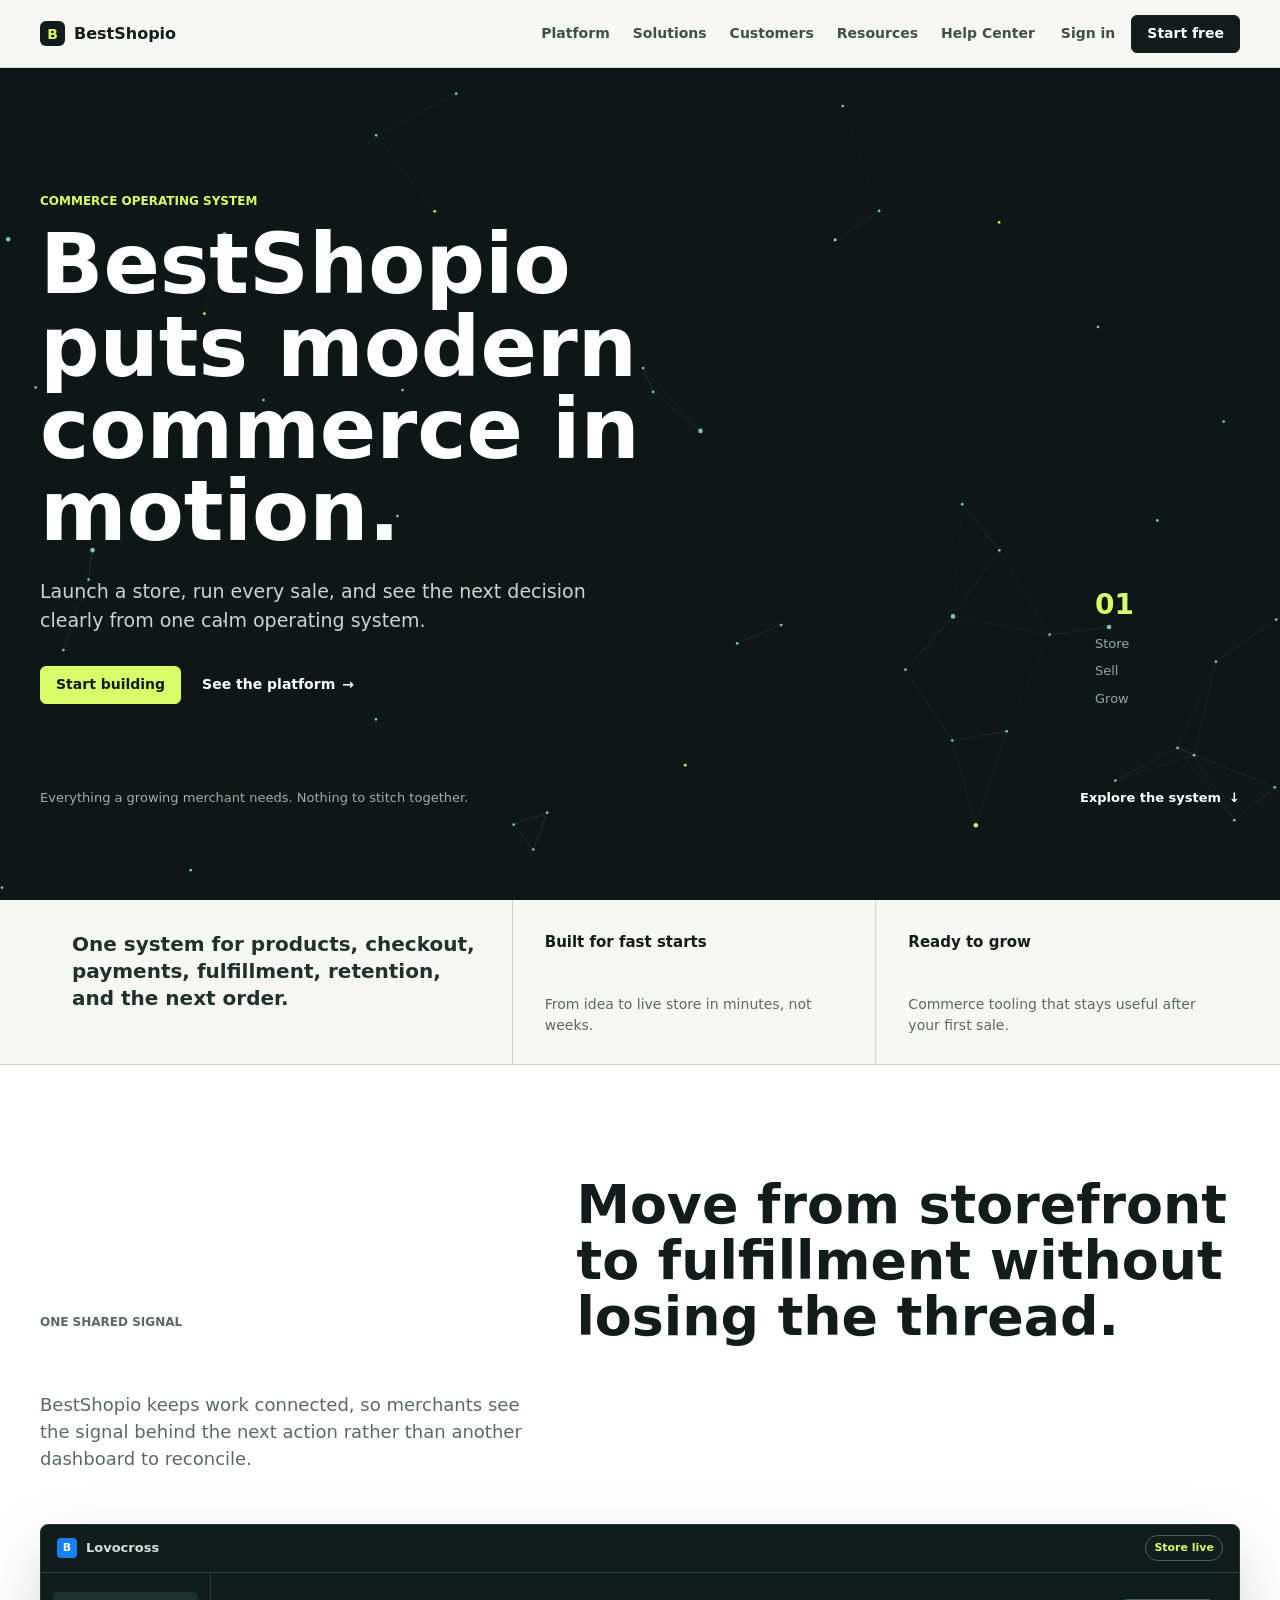
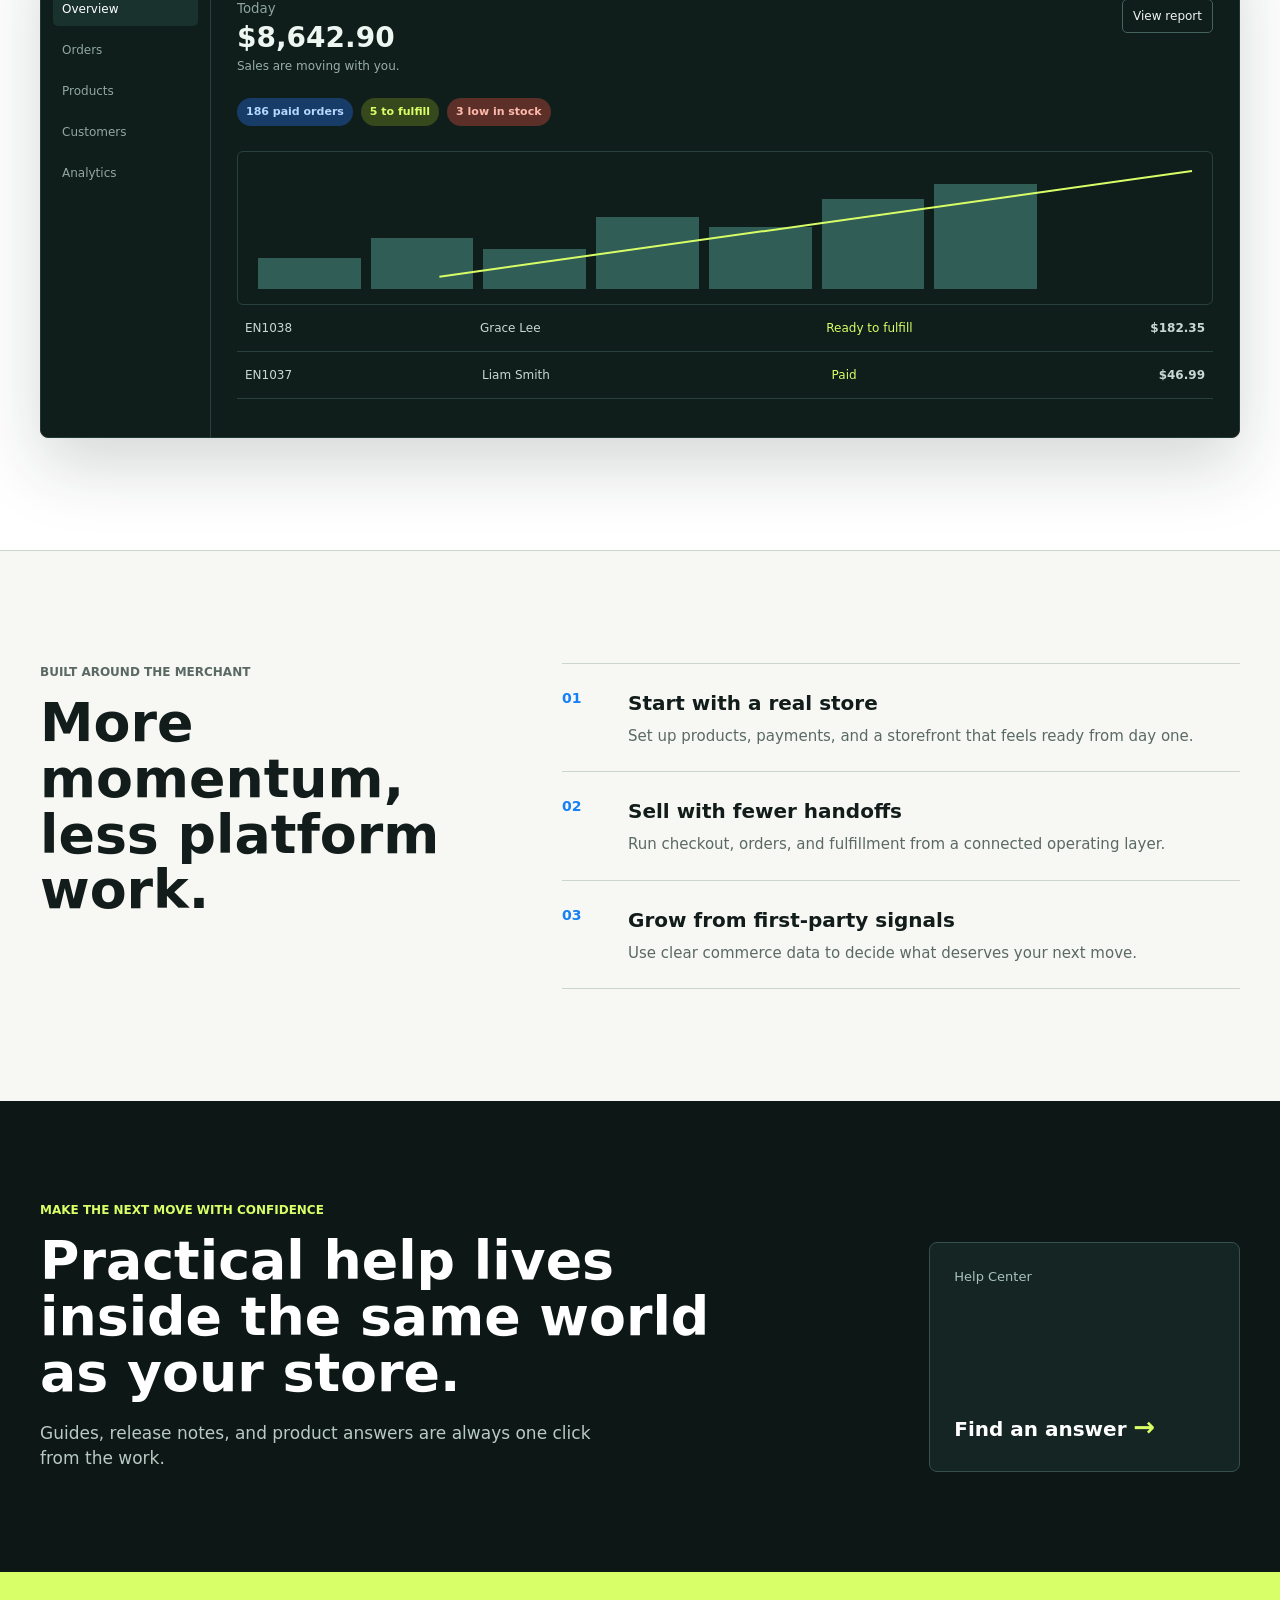
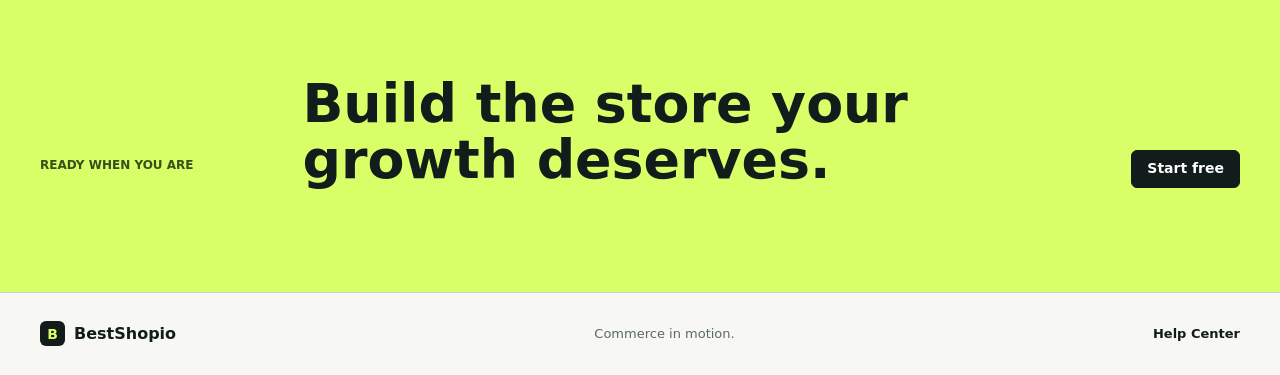
<file: official-site/index.html>
<!doctype html>
<html lang="en">
<head>
  <meta charset="utf-8" />
  <meta name="viewport" content="width=device-width, initial-scale=1" />
  <meta name="description" content="BestShopio is the commerce operating system for ambitious brands." />
  <title>BestShopio | Commerce in motion</title>
  <link rel="stylesheet" href="assets/site.css?v=20260714a" />
  <script defer src="assets/site.js?v=20260714c"></script>
</head>
<body class="site-body">
  <header class="site-header" data-site-header>
    <a class="site-brand" href="./" aria-label="BestShopio home"><span class="site-brand-mark">B</span><span>BestShopio</span></a>
    <button class="site-nav-toggle" type="button" aria-label="Open navigation" aria-expanded="false" data-nav-toggle><span></span><span></span></button>
    <nav class="site-nav" aria-label="Primary" data-site-nav>
      <a href="#platform">Platform</a>
      <a href="#solutions">Solutions</a>
      <a href="#customers">Customers</a>
      <a href="#resources">Resources</a>
      <a href="help/">Help Center</a>
    </nav>
    <div class="site-actions"><a class="site-login" href="https://zjc66666-pm.github.io/bestshopio-prototypes/account/signin.html" data-auth-path="signin.html">Sign in</a><a class="site-cta" href="https://zjc66666-pm.github.io/bestshopio-prototypes/account/register.html" data-auth-path="register.html">Start free</a></div>
  </header>

  <main>
    <section class="site-hero" id="platform">
      <canvas class="hero-network" id="hero-network" aria-hidden="true"></canvas>
      <div class="site-shell hero-layout">
        <div class="hero-copy" data-reveal>
          <p class="eyebrow eyebrow-on-dark">Commerce operating system</p>
          <h1>BestShopio puts modern commerce in motion.</h1>
          <p class="hero-lead">Launch a store, run every sale, and see the next decision clearly from one calm operating system.</p>
          <div class="hero-actions"><a class="site-cta site-cta-bright" href="https://zjc66666-pm.github.io/bestshopio-prototypes/account/register.html" data-auth-path="register.html">Start building</a><a class="text-link text-link-light" href="#solutions">See the platform <span aria-hidden="true">&#8594;</span></a></div>
        </div>
        <div class="hero-index" aria-label="BestShopio platform signals" data-reveal>
          <span>01</span><span>Store</span><span>Sell</span><span>Grow</span>
        </div>
      </div>
      <div class="site-shell hero-bottom" data-reveal>
        <span>Everything a growing merchant needs. Nothing to stitch together.</span>
        <a href="#solutions" class="hero-scroll">Explore the system <span aria-hidden="true">&#8595;</span></a>
      </div>
    </section>

    <section class="proof-band" aria-label="Platform capabilities">
      <div class="site-shell proof-grid" data-reveal>
        <p>One system for products, checkout, payments, fulfillment, retention, and the next order.</p>
        <div><strong>Built for fast starts</strong><span>From idea to live store in minutes, not weeks.</span></div>
        <div><strong>Ready to grow</strong><span>Commerce tooling that stays useful after your first sale.</span></div>
      </div>
    </section>

    <section class="product-stage" id="solutions">
      <div class="site-shell stage-head" data-reveal>
        <p class="eyebrow">One shared signal</p>
        <h2>Move from storefront to fulfillment without losing the thread.</h2>
        <p class="section-lead">BestShopio keeps work connected, so merchants see the signal behind the next action rather than another dashboard to reconcile.</p>
      </div>
      <div class="site-shell" data-reveal>
        <div class="operating-screen" aria-label="Illustrative BestShopio operating screen">
          <div class="screen-top"><span class="screen-logo">B</span><span>Lovocross</span><span class="screen-state">Store live</span></div>
          <div class="screen-body">
            <aside class="screen-nav"><span class="screen-nav-active">Overview</span><span>Orders</span><span>Products</span><span>Customers</span><span>Analytics</span></aside>
            <section class="screen-main">
              <div class="screen-main-top"><div><small>Today</small><strong>$8,642.90</strong><span>Sales are moving with you.</span></div><button type="button">View report</button></div>
              <div class="screen-signal-row"><span class="signal-chip signal-blue">186 paid orders</span><span class="signal-chip signal-acid">5 to fulfill</span><span class="signal-chip signal-coral">3 low in stock</span></div>
              <div class="screen-chart"><i></i><i></i><i></i><i></i><i></i><i></i><i></i><b></b></div>
              <div class="screen-orders"><span>EN1038</span><span>Grace Lee</span><span>Ready to fulfill</span><strong>$182.35</strong></div>
              <div class="screen-orders"><span>EN1037</span><span>Liam Smith</span><span>Paid</span><strong>$46.99</strong></div>
            </section>
          </div>
        </div>
      </div>
    </section>

    <section class="path-band" id="customers">
      <div class="site-shell path-grid">
        <div data-reveal><p class="eyebrow">Built around the merchant</p><h2>More momentum, less platform work.</h2></div>
        <ol class="path-list" data-reveal>
          <li><span>01</span><div><strong>Start with a real store</strong><p>Set up products, payments, and a storefront that feels ready from day one.</p></div></li>
          <li><span>02</span><div><strong>Sell with fewer handoffs</strong><p>Run checkout, orders, and fulfillment from a connected operating layer.</p></div></li>
          <li><span>03</span><div><strong>Grow from first-party signals</strong><p>Use clear commerce data to decide what deserves your next move.</p></div></li>
        </ol>
      </div>
    </section>

    <section class="resource-band" id="resources">
      <div class="site-shell resource-grid" data-reveal>
        <div><p class="eyebrow eyebrow-on-dark">Make the next move with confidence</p><h2>Practical help lives inside the same world as your store.</h2><p>Guides, release notes, and product answers are always one click from the work.</p></div>
        <a class="resource-link" href="help/"><span>Help Center</span><strong>Find an answer <b aria-hidden="true">&#8594;</b></strong></a>
      </div>
    </section>

    <section class="final-band" id="start">
      <div class="site-shell final-inner" data-reveal><p class="eyebrow">Ready when you are</p><h2>Build the store your growth deserves.</h2><a class="site-cta" href="https://zjc66666-pm.github.io/bestshopio-prototypes/account/register.html" data-auth-path="register.html">Start free</a></div>
    </section>
  </main>

  <footer class="site-footer"><div class="site-shell footer-row"><a class="site-brand" href="./"><span class="site-brand-mark">B</span><span>BestShopio</span></a><span>Commerce in motion.</span><a href="help/">Help Center</a></div></footer>
</body>
</html>
</file>
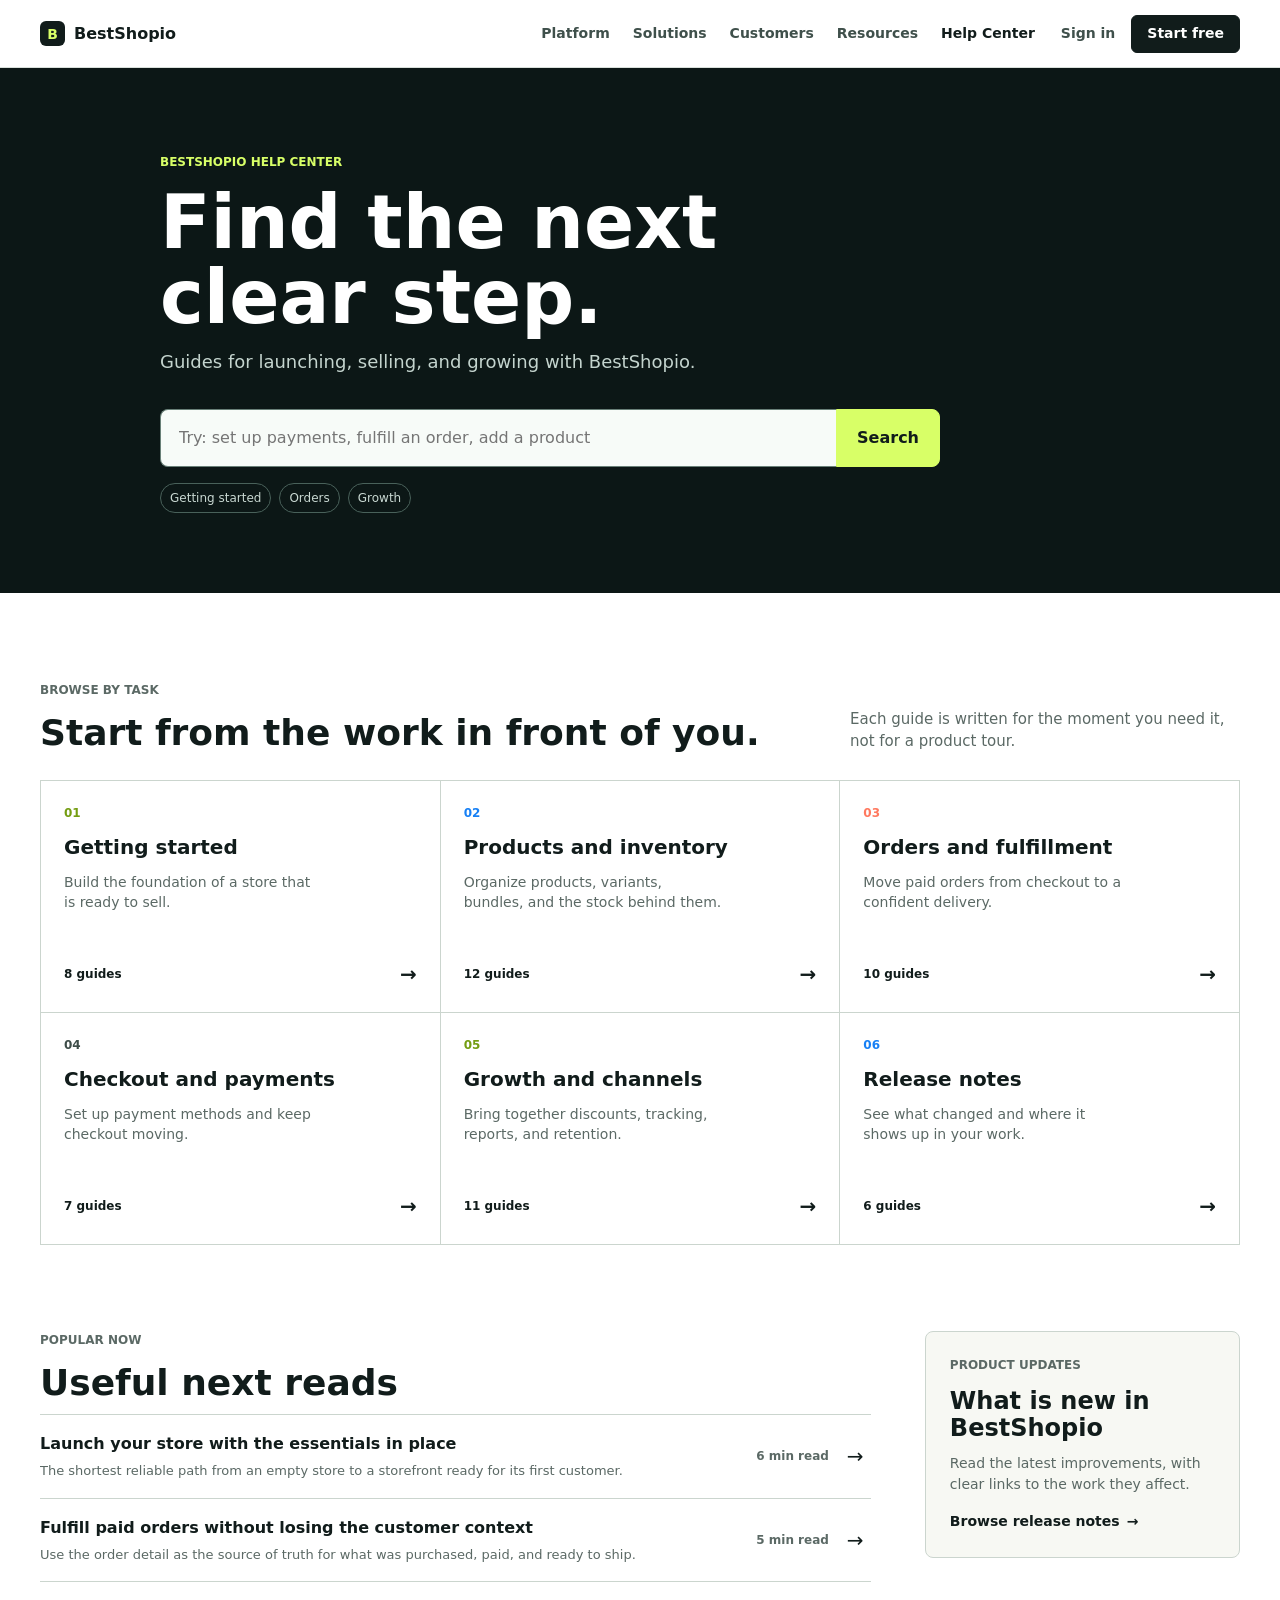
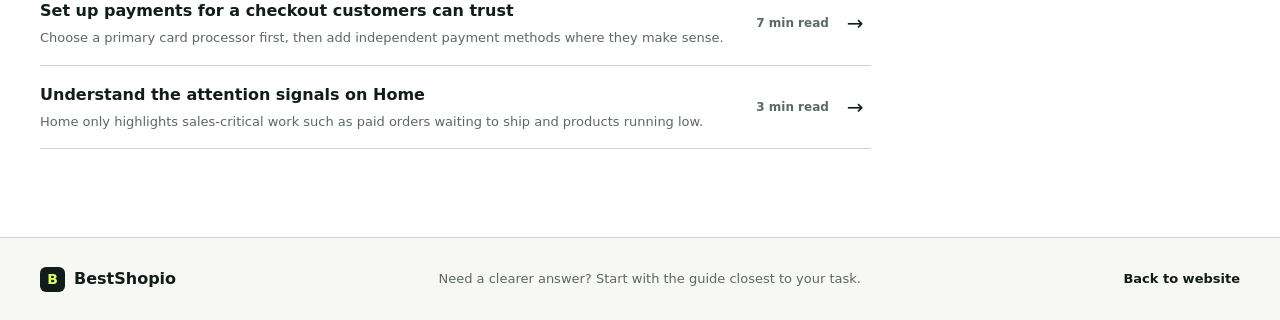
<file: official-site/help/index.html>
<!doctype html>
<html lang="en">
<head>
  <meta charset="utf-8" />
  <meta name="viewport" content="width=device-width, initial-scale=1" />
  <meta name="description" content="Find practical BestShopio guides, release notes, and answers." />
  <title>BestShopio Help Center</title>
  <link rel="stylesheet" href="../assets/site.css?v=20260714a" />
  <script defer src="../assets/help-data.js?v=20260714a"></script>
  <script defer src="../assets/site.js?v=20260714c"></script>
</head>
<body class="help-body">
  <header class="site-header help-header" data-site-header>
    <a class="site-brand" href="../" aria-label="BestShopio home"><span class="site-brand-mark">B</span><span>BestShopio</span></a>
    <button class="site-nav-toggle" type="button" aria-label="Open navigation" aria-expanded="false" data-nav-toggle><span></span><span></span></button>
    <nav class="site-nav" aria-label="Primary" data-site-nav><a href="../#platform">Platform</a><a href="../#solutions">Solutions</a><a href="../#customers">Customers</a><a href="../#resources">Resources</a><a class="active" href="./">Help Center</a></nav>
    <div class="site-actions"><a class="site-login" href="https://zjc66666-pm.github.io/bestshopio-prototypes/account/signin.html" data-auth-path="signin.html">Sign in</a><a class="site-cta" href="https://zjc66666-pm.github.io/bestshopio-prototypes/account/register.html" data-auth-path="register.html">Start free</a></div>
  </header>

  <main class="help-main">
    <section class="help-hero">
      <div class="site-shell help-hero-inner" data-reveal>
        <p class="eyebrow eyebrow-on-dark">BestShopio Help Center</p>
        <h1>Find the next clear step.</h1>
        <p>Guides for launching, selling, and growing with BestShopio.</p>
        <form class="help-search" data-help-search>
          <label for="help-query">Search the Help Center</label>
          <input id="help-query" type="search" autocomplete="off" placeholder="Try: set up payments, fulfill an order, add a product" />
          <button type="submit">Search</button>
        </form>
        <div class="help-shortcuts"><a href="#/category/getting-started">Getting started</a><a href="#/category/orders">Orders</a><a href="#/category/growth">Growth</a></div>
      </div>
    </section>

    <section class="help-content" data-help-root>
      <div class="site-shell help-default" data-help-default>
        <div class="help-section-head" data-reveal><div><p class="eyebrow">Browse by task</p><h2>Start from the work in front of you.</h2></div><p>Each guide is written for the moment you need it, not for a product tour.</p></div>
        <div class="help-category-grid" data-help-categories></div>
        <div class="help-lower-grid">
          <section data-reveal><div class="help-section-head compact"><div><p class="eyebrow">Popular now</p><h2>Useful next reads</h2></div></div><div class="help-article-list" data-help-popular></div></section>
          <aside class="help-release" data-reveal><p class="eyebrow">Product updates</p><h2>What is new in BestShopio</h2><p>Read the latest improvements, with clear links to the work they affect.</p><a class="text-link" href="#/category/release-notes">Browse release notes <span aria-hidden="true">&#8594;</span></a></aside>
        </div>
      </div>
      <div class="site-shell help-route" data-help-route aria-live="polite"></div>
    </section>
  </main>

  <footer class="site-footer help-footer"><div class="site-shell footer-row"><a class="site-brand" href="../"><span class="site-brand-mark">B</span><span>BestShopio</span></a><span>Need a clearer answer? Start with the guide closest to your task.</span><a href="../">Back to website</a></div></footer>
</body>
</html>
</file>
<file: assets/css/account.css>
﻿:root {
  --account-ink: #111111;
  --account-muted: #777777;
  --account-line: #e8e8e8;
}

@font-face {
  font-family: "TT Norms Pro";
  src: url("../fonts/Normal.woff2?v=20260713b") format("woff2");
  font-weight: 500;
  font-style: normal;
  font-display: swap;
}

@font-face {
  font-family: "account-iconfont";
  src: url("../iconfont/iconfont.woff2?v=20260712f") format("woff2");
  font-display: block;
}

.account-icon {
  display: inline-flex;
  align-items: center;
  justify-content: center;
  font-family: "account-iconfont" !important;
  font-style: normal;
  -webkit-font-smoothing: antialiased;
  -moz-osx-font-smoothing: grayscale;
}

.account-icon--password::before { content: "\e6be"; }
.account-icon--orders::before { content: "\e6a6"; }
.account-icon--collections::before { content: "\e69e"; }
.account-icon--address::before { content: "\e697"; }
.account-icon--signout::before { content: "\e6b7"; }
.account-icon--discount::before { content: "\e6c1"; }
.account-icon--header-account::before { content: "\e6a0"; }
.account-icon--header-cart::before { content: "\e6ab"; }
.account-icon--to-pay::before { content: "\e6ac"; }
.account-icon--to-ship::before { content: "\e6a9"; }
.account-icon--shipped::before { content: "\e696"; }
.account-icon--awaiting-review::before { content: "\e6ad"; }
.account-icon--done::before { content: "\e69a"; }

body[data-view="account-orders"],
body[data-view="account-collections"],
body[data-view="account-address"],
body[data-view="order-detail"],
body[data-view="login"],
body[data-view="register"],
body[data-view="reset-password"],
body[data-view="account-password"],
body[data-view="account-signout"],
body[data-view="account-address-add"],
body[data-view="account-address-delete"],
body[data-view="order-cancel"],
body[data-view="order-review-modal"] {
  background: #ffffff;
}

html {
  scrollbar-gutter: stable;
}

.account-design-root,
.account-design-root * {
  box-sizing: border-box;
}

.account-design-root {
  min-height: 100vh;
  background: #ffffff;
  color: var(--account-ink);
  font-family: "TT Norms Pro", Inter, -apple-system, BlinkMacSystemFont, "Segoe UI", Arial, sans-serif;
}

.design-frame {
  position: relative;
  width: 100%;
  max-width: calc(var(--design-w) * 1px);
  margin: 0 auto;
  overflow: hidden;
  background: #ffffff;
  line-height: 0;
}

.design-frame.tablet-design {
  max-width: calc(var(--design-w) * 1px);
}

.design-frame img {
  display: block;
  width: 100%;
  height: auto;
  user-select: none;
  -webkit-user-drag: none;
}

.design-overlay {
  position: absolute;
  inset: 0;
  z-index: 2;
}

.design-hotspot {
  position: absolute;
  z-index: 1;
  display: block;
  border: 0;
  border-radius: 4px;
  padding: 0;
  background: rgba(0, 0, 0, 0);
  color: transparent;
  cursor: pointer;
  -webkit-tap-highlight-color: rgba(0, 0, 0, 0.08);
}

.design-hotspot:hover {
  background: rgba(0, 0, 0, 0.015);
}

.design-hotspot:focus-visible {
  outline: 2px solid rgba(17, 17, 17, 0.55);
  outline-offset: 2px;
}

.mobile-design {
  display: none;
}

.account-entry,
.account-entry * {
  box-sizing: border-box;
}

.account-entry {
  width: min(100%, 1080px);
  margin: 0 auto;
  padding: 72px 40px;
  background: #ffffff;
  color: #111111;
  font-family: "TT Norms Pro", Inter, -apple-system, BlinkMacSystemFont, "Segoe UI", Arial, sans-serif;
}

.account-entry .entry-label {
  margin: 0 0 12px;
  color: #555555;
  font-size: 12px;
  font-weight: 800;
  letter-spacing: 0;
}

.account-entry h1 {
  max-width: 760px;
  margin: 0 0 16px;
  color: #111111;
  font-size: 46px;
  line-height: 1.08;
  letter-spacing: 0;
}

.account-entry p {
  max-width: 760px;
  margin: 0 0 36px;
  color: #555555;
  font-size: 16px;
  line-height: 1.65;
}

.account-entry .entry-grid {
  display: grid;
  grid-template-columns: repeat(3, minmax(0, 1fr));
  gap: 16px;
}

.account-entry .entry-card {
  min-height: 172px;
  border: 1px solid #e2e2e2;
  border-radius: 8px;
  padding: 22px;
  background: #ffffff;
  color: #111111;
  cursor: pointer;
  text-align: left;
  transition: border-color 160ms, box-shadow 160ms, transform 160ms;
}

.account-entry .entry-card:hover,
.account-entry .entry-card:focus-visible {
  border-color: #111111;
  box-shadow: 0 12px 34px rgba(0, 0, 0, 0.08);
  transform: translateY(-2px);
}

.account-entry .entry-card strong {
  display: block;
  margin-bottom: 12px;
  font-size: 20px;
  line-height: 1.25;
}

.account-entry .entry-card span {
  display: block;
  color: #555555;
  font-size: 14px;
  line-height: 1.55;
}

.account-toast {
  position: fixed;
  top: 18px;
  left: 50%;
  z-index: 200;
  min-width: 220px;
  max-width: calc(100vw - 32px);
  border-radius: 8px;
  padding: 11px 16px;
  background: #111111;
  color: #ffffff;
  box-shadow: 0 10px 28px rgba(0, 0, 0, 0.18);
  font-size: 14px;
  line-height: 1.35;
  text-align: center;
  transform: translateX(-50%);
}

@media (min-width: 721px) {
  .design-frame.pc-design {
    display: block;
  }

  .design-frame.mobile-design {
    display: none;
  }

  .auth-design {
    box-shadow: 0 0 0 1px rgba(0, 0, 0, 0.02);
  }
}

@media (max-width: 720px) {
  .design-frame.pc-design {
    display: none;
  }

  .design-frame.mobile-design {
    display: block;
    max-width: 100%;
  }

  .account-entry {
    width: 100%;
    padding: 44px 18px 28px;
  }

  .account-entry h1 {
    font-size: 30px;
    line-height: 1.14;
  }

  .account-entry p {
    margin-bottom: 28px;
    font-size: 15px;
    line-height: 1.6;
  }

  .account-entry .entry-grid {
    grid-template-columns: 1fr;
    gap: 14px;
  }

  .account-entry .entry-card {
    min-height: 144px;
    padding: 20px;
  }

  .account-entry .entry-card strong {
    font-size: 18px;
  }
}

/* Real DOM account orders. Other account views still use the supplied design frames. */
.account-dom-root,
.account-dom-root * {
  box-sizing: border-box;
}

.account-dom-root {
  min-height: 100vh;
  background: #ffffff;
  color: var(--account-ink);
  font-family: "TT Norms Pro", Inter, -apple-system, BlinkMacSystemFont, "Segoe UI", Arial, sans-serif;
}

.account-dom-root button,
.account-dom-root textarea {
  font: inherit;
}

.account-dom-header {
  display: flex;
  align-items: center;
  justify-content: space-between;
  min-height: 70px;
  border-bottom: 1px solid var(--account-line);
  padding: 0 max(24px, calc((100vw - 1240px) / 2));
}

.account-brand,
.account-shop-link,
.account-nav-link,
.order-filter,
.order-card-main,
.detail-back,
.detail-track-link,
.account-dialog-close,
.review-stars button {
  border: 0;
  background: transparent;
  color: inherit;
  cursor: pointer;
}

.account-brand {
  padding: 8px 0;
  font-size: 20px;
  font-weight: 800;
  letter-spacing: 0;
}

.account-shop-link {
  padding: 8px 0;
  color: #3f3f3f;
  font-size: 14px;
  text-decoration: underline;
  text-underline-offset: 3px;
}

.account-dom-layout {
  display: grid;
  grid-template-columns: 242px minmax(0, 1fr);
  width: min(1240px, 100%);
  min-height: calc(100vh - 70px);
  margin: 0 auto;
}

.account-dom-sidebar {
  border-right: 1px solid var(--account-line);
  padding: 38px 26px;
}

.account-profile {
  display: flex;
  align-items: center;
  gap: 11px;
  margin-bottom: 34px;
}

.account-avatar {
  display: grid;
  width: 38px;
  height: 38px;
  flex: 0 0 38px;
  place-items: center;
  border: 1px solid #191919;
  border-radius: 50%;
  font-size: 12px;
  font-weight: 700;
}

.account-profile strong,
.account-profile span {
  display: block;
  overflow-wrap: anywhere;
}

.account-profile strong {
  font-size: 14px;
  line-height: 1.35;
}

.account-profile span {
  margin-top: 2px;
  color: var(--account-muted);
  font-size: 11px;
  line-height: 1.35;
  white-space: nowrap;
}

.account-nav {
  display: grid;
  gap: 2px;
}

.account-nav-link {
  width: 100%;
  padding: 10px 12px;
  border-left: 2px solid transparent;
  color: #555555;
  font-size: 14px;
  line-height: 1.4;
  text-align: left;
}

.account-nav-link:hover,
.account-nav-link:focus-visible {
  color: #111111;
}

.account-nav-link.is-active {
  border-left-color: #111111;
  background: #f7f7f7;
  color: #111111;
  font-weight: 700;
}

.account-dom-main {
  min-width: 0;
  padding: 44px clamp(24px, 4vw, 64px) 72px;
}

.account-page-heading,
.detail-heading {
  display: flex;
  align-items: flex-start;
  justify-content: space-between;
  gap: 24px;
  margin-bottom: 30px;
}

.account-eyebrow {
  margin: 0 0 8px;
  color: #767676;
  font-size: 11px;
  font-weight: 800;
  letter-spacing: 0;
}

.account-page-heading h1,
.detail-heading h1 {
  margin: 0;
  color: #111111;
  font-size: 34px;
  font-weight: 700;
  line-height: 1.12;
  letter-spacing: 0;
}

.account-page-heading p:not(.account-eyebrow),
.detail-heading p:not(.account-eyebrow) {
  max-width: 620px;
  margin: 9px 0 0;
  color: #6d6d6d;
  font-size: 14px;
  line-height: 1.55;
}

.order-filter-row {
  display: flex;
  gap: 0;
  overflow-x: auto;
  overflow-y: hidden;
  margin: 0 0 16px;
  border-bottom: 0;
  padding: 0;
  scrollbar-width: none;
}

.order-filter-row::-webkit-scrollbar { display: none; }

.order-filter {
  position: relative;
  flex: 0 0 auto;
  height: 28px;
  margin-right: 20px;
  padding: 0 10px;
  color: #222222;
  font-size: 16px;
  line-height: 1.4;
  white-space: nowrap;
}

.order-filter::after {
  position: absolute;
  right: 10px;
  bottom: 0;
  left: 10px;
  height: 1px;
  background: #222222;
  content: "";
  opacity: 0;
}

.order-filter:hover,
.order-filter:focus-visible,
.order-filter.is-active {
  color: #222222;
}

.order-filter.is-active {
  font-weight: 700;
}

.order-filter.is-active::after {
  opacity: 1;
}

.account-order-list {
  display: grid;
  gap: 14px;
}

.account-order-card {
  overflow: hidden;
  border: 1px solid var(--account-line);
  border-radius: 6px;
  background: #ffffff;
}

.order-card-main {
  display: block;
  width: 100%;
  padding: 20px;
  text-align: left;
}

.order-card-main:hover .order-card-product > strong,
.order-card-main:focus-visible .order-card-product > strong {
  text-decoration: underline;
  text-underline-offset: 3px;
}

.order-card-meta,
.order-card-footer {
  display: flex;
  align-items: center;
  justify-content: space-between;
  gap: 16px;
}

.order-card-meta {
  margin-bottom: 16px;
  color: #737373;
  font-size: 12px;
  line-height: 1.4;
}

.order-card-meta span:first-child {
  color: #1a1a1a;
  font-weight: 700;
}

.order-card-summary {
  display: grid;
  grid-template-columns: 120px minmax(0, 1fr) auto;
  align-items: center;
  gap: 18px;
}

.order-preview-images {
  display: flex;
  align-items: center;
  min-height: 64px;
}

.order-preview-images img {
  width: 64px;
  height: 64px;
  flex: 0 0 64px;
  border: 1px solid #f0f0f0;
  border-radius: 4px;
  background: #fafafa;
  object-fit: contain;
}

.order-preview-images img + img {
  margin-left: -17px;
  background: #ffffff;
}

.order-preview-count {
  display: none;
}

.order-card-product {
  min-width: 0;
}

.order-card-product > strong {
  display: block;
  overflow-wrap: anywhere;
  color: #161616;
  font-size: 15px;
  line-height: 1.42;
}

.order-kind-tags {
  display: flex;
  flex-wrap: wrap;
  gap: 6px;
  margin-top: 8px;
}

.order-kind-tag {
  display: inline-flex;
  align-items: center;
  min-height: 20px;
  border: 1px solid #dedede;
  border-radius: 3px;
  padding: 2px 6px;
  color: #555555;
  font-size: 11px;
  font-weight: 700;
  line-height: 1.25;
}

.order-kind-tag.bundle {
  border-color: #e6cba9;
  background: #fffaf2;
  color: #8a4f13;
}

.order-kind-tag.subscription {
  border-color: #bfd6e8;
  background: #f3f8fc;
  color: #1a5f8f;
}

.order-kind-tag.discount {
  border-color: #d8d8d8;
  background: #f8f8f8;
  color: #444444;
}

.order-card-total {
  min-width: 98px;
  text-align: right;
}

.order-card-total span {
  display: block;
  margin-bottom: 3px;
  color: #777777;
  font-size: 11px;
  line-height: 1.3;
}

.order-card-total strong {
  color: #111111;
  font-size: 16px;
  line-height: 1.25;
}

.order-card-footer {
  border-top: 1px solid #efefef;
  padding: 12px 20px;
}

.order-status {
  display: inline-flex;
  align-items: center;
  min-height: 24px;
  border-radius: 3px;
  padding: 3px 8px;
  font-size: 12px;
  font-weight: 700;
  line-height: 1.35;
  white-space: nowrap;
}

.order-status.warning {
  background: #fff5e9;
  color: #a2520a;
}

.order-status.active {
  background: #eef6fb;
  color: #17608f;
}

.order-status.success {
  background: #eef8f0;
  color: #31713d;
}

.order-status.muted {
  background: #f2f2f2;
  color: #5d5d5d;
}

.order-card-actions,
.detail-actions,
.account-dialog-actions {
  display: flex;
  flex-wrap: wrap;
  justify-content: flex-end;
  gap: 8px;
}

.account-button {
  min-height: 36px;
  border: 1px solid #222222;
  border-radius: 4px;
  padding: 7px 12px;
  background: #ffffff;
  color: #171717;
  cursor: pointer;
  font-size: 13px;
  font-weight: 700;
  line-height: 1.25;
}

/* The cart prototype defines generic .primary and .secondary controls later in index.html. */
.account-dom-root .account-button,
.account-dom-root .account-button.primary,
.account-dom-root .account-button.secondary,
.account-dom-root .account-button.text,
.account-dom-root .account-button.danger {
  width: auto;
  height: auto;
  margin-top: 0;
  border-radius: 4px;
}

.account-button:hover,
.account-button:focus-visible {
  border-color: #000000;
  box-shadow: 0 0 0 2px rgba(17, 17, 17, 0.10);
}

.account-button.primary {
  background: #111111;
  color: #ffffff;
}

.account-button.primary:hover,
.account-button.primary:focus-visible {
  background: #2a2a2a;
}

.account-button.secondary {
  border-color: #d4d4d4;
}

.account-button.text {
  border-color: transparent;
  color: #5f5f5f;
  text-decoration: underline;
  text-underline-offset: 3px;
}

.account-button.danger {
  border-color: #b13232;
  background: #b13232;
  color: #ffffff;
}

.account-action-compact {
  min-height: 31px;
  padding: 5px 9px;
  font-size: 12px;
}

.account-order-empty {
  display: grid;
  min-height: 180px;
  place-content: center;
  gap: 6px;
  border: 1px dashed #d9d9d9;
  border-radius: 6px;
  color: #555555;
  text-align: center;
}

.account-order-empty strong {
  color: #222222;
  font-size: 15px;
}

.account-order-empty span {
  font-size: 13px;
}

.order-tracking-panel {
  display: flex;
  align-items: center;
  justify-content: space-between;
  gap: 14px;
  border-top: 1px solid #efefef;
  padding: 13px 20px;
  background: #f9fbfc;
}

.order-tracking-panel div {
  display: grid;
  gap: 2px;
}

.order-tracking-panel span {
  color: #6b6b6b;
  font-size: 12px;
}

.order-tracking-panel strong {
  color: #1b1b1b;
  font-size: 13px;
  overflow-wrap: anywhere;
}

.order-tracking-panel .tracking-stage {
  color: #17608f;
  font-weight: 700;
  text-align: right;
}

.detail-back {
  margin: 0 0 22px;
  padding: 0;
  color: #4c4c4c;
  font-size: 14px;
  text-decoration: underline;
  text-underline-offset: 3px;
}

.detail-back::before {
  margin-right: 7px;
  content: "<";
}

.detail-progress {
  margin-bottom: 26px;
  border: 1px solid var(--account-line);
  border-radius: 6px;
  padding: 18px 20px 20px;
}

.detail-progress-status {
  display: flex;
  align-items: center;
  justify-content: space-between;
  gap: 16px;
  margin-bottom: 21px;
  color: #6d6d6d;
  font-size: 13px;
  line-height: 1.4;
}

.detail-progress ol {
  display: grid;
  grid-template-columns: repeat(4, minmax(0, 1fr));
  gap: 8px;
  margin: 0;
  padding: 0;
  list-style: none;
}

.detail-progress li {
  position: relative;
  display: flex;
  flex-direction: column;
  align-items: flex-start;
  gap: 6px;
  color: #a0a0a0;
  font-size: 12px;
  line-height: 1.25;
}

.detail-progress li::after {
  position: absolute;
  top: 13px;
  left: 26px;
  width: calc(100% - 8px);
  height: 1px;
  background: #dedede;
  content: "";
}

.detail-progress li:last-child::after {
  display: none;
}

.detail-progress li > span {
  display: grid;
  width: 26px;
  height: 26px;
  place-items: center;
  border: 1px solid #c7c7c7;
  border-radius: 50%;
  background: #ffffff;
  font-size: 11px;
  font-weight: 700;
  z-index: 1;
}

.detail-progress li.is-complete,
.detail-progress li.is-current {
  color: #202020;
}

.detail-progress li.is-complete > span,
.detail-progress li.is-current > span {
  border-color: #171717;
  background: #171717;
  color: #ffffff;
}

.detail-progress li.is-complete::after {
  background: #171717;
}

.detail-progress.is-cancelled {
  padding: 18px 20px;
  border-color: #e6d0d0;
  background: #fffafa;
}

.detail-progress.is-cancelled strong,
.detail-progress.is-cancelled span {
  display: block;
}

.detail-progress.is-cancelled strong {
  margin-bottom: 4px;
  color: #8c2d2d;
  font-size: 15px;
}

.detail-progress.is-cancelled span {
  color: #6f5c5c;
  font-size: 13px;
}

.detail-layout {
  display: grid;
  grid-template-columns: minmax(0, 1fr) minmax(250px, 310px);
  align-items: start;
  gap: 24px;
}

.detail-primary {
  display: grid;
  gap: 22px;
  min-width: 0;
}

.detail-items-card,
.detail-summary-card,
.detail-info-card,
.detail-timeline {
  border: 1px solid var(--account-line);
  border-radius: 6px;
  background: #ffffff;
}

.detail-section-head {
  display: flex;
  align-items: center;
  justify-content: space-between;
  gap: 12px;
  border-bottom: 1px solid #efefef;
  padding: 16px 18px;
}

.detail-section-head h2,
.detail-summary-card h2,
.detail-info-card h2,
.detail-timeline h2 {
  margin: 0;
  color: #1c1c1c;
  font-size: 16px;
  line-height: 1.3;
}

.detail-section-head > span {
  color: #777777;
  font-size: 12px;
}

.detail-product-row {
  display: grid;
  grid-template-columns: 76px minmax(0, 1fr);
  gap: 15px;
  border-bottom: 1px solid #efefef;
  padding: 18px;
}

.detail-product-row:last-child {
  border-bottom: 0;
}

.detail-product-image,
.detail-child-image {
  border: 1px solid #efefef;
  border-radius: 4px;
  background: #fafafa;
}

.detail-product-image {
  width: 76px;
  height: 76px;
}

.detail-product-image img,
.detail-child-image img {
  display: block;
  width: 100%;
  height: 100%;
  object-fit: contain;
}

.detail-product-info {
  min-width: 0;
}

.detail-product-title-row,
.detail-bundle-head {
  display: grid;
  grid-template-columns: minmax(0, 1fr) auto;
  align-items: start;
  gap: 15px;
}

.detail-product-title-row > div:first-child,
.detail-bundle-head > div:first-child {
  min-width: 0;
}

.detail-product-title-row strong,
.detail-bundle-head strong {
  display: block;
  overflow-wrap: anywhere;
  color: #161616;
  font-size: 14px;
  line-height: 1.4;
}

.detail-product-title-row > div > span,
.detail-product-quantity,
.detail-bundle-quantity,
.detail-child-title + span,
.detail-bundle-child > div:last-child > span {
  display: block;
  margin-top: 3px;
  color: #777777;
  font-size: 12px;
  line-height: 1.4;
}

.detail-product-quantity {
  margin-top: 6px;
}

.detail-price {
  display: flex;
  align-items: baseline;
  justify-content: flex-end;
  gap: 7px;
  white-space: nowrap;
}

.detail-price s {
  color: #898989;
  font-size: 12px;
  font-weight: 400;
}

.detail-price strong {
  color: #151515;
  font-size: 15px;
  line-height: 1.25;
}

.detail-subscription {
  display: grid;
  grid-template-columns: 16px minmax(0, 1fr);
  align-items: start;
  gap: 7px;
  margin-top: 11px;
  color: #236185;
  font-size: 12px;
  line-height: 1.45;
}

.detail-subscription-mark {
  display: block;
  width: 12px;
  height: 12px;
  margin-top: 3px;
  border: 1.5px solid currentColor;
  border-radius: 50%;
  position: relative;
}

.detail-subscription-mark::after {
  position: absolute;
  right: -3px;
  bottom: -1px;
  width: 5px;
  height: 5px;
  border-right: 1.5px solid currentColor;
  border-bottom: 1.5px solid currentColor;
  background: #ffffff;
  content: "";
  transform: rotate(-25deg);
}

.detail-subscription strong {
  margin-right: 6px;
}

.detail-subscription-frequency,
.detail-subscription-id,
.detail-subscription-next {
  display: inline;
  margin-left: 8px;
}

.detail-subscription-id,
.detail-subscription-next {
  color: #6d8290;
}

.detail-discount-stack {
  display: grid;
  gap: 5px;
  margin-top: 11px;
}

.detail-discount-line {
  display: grid;
  grid-template-columns: 14px minmax(0, 1fr) auto;
  align-items: center;
  gap: 6px;
  color: #626262;
  font-size: 12px;
  line-height: 1.35;
}

.detail-discount-line strong {
  color: #444444;
  font-size: 12px;
  font-weight: 700;
  white-space: nowrap;
}

.detail-discount-icon {
  width: 10px;
  height: 10px;
  border: 1px solid #777777;
  border-radius: 2px;
  transform: rotate(45deg);
}

.detail-discount-line.subscription .detail-discount-icon {
  border-radius: 50%;
  transform: none;
}

.detail-discount-line.bundle .detail-discount-icon {
  border-color: #a1682d;
}

.detail-bundle-group {
  border-bottom: 1px solid #efefef;
  padding: 18px;
}

.detail-bundle-group:last-child {
  border-bottom: 0;
}

.detail-bundle-head {
  align-items: center;
}

.detail-bundle-label,
.detail-included {
  display: inline-flex;
  align-items: center;
  min-height: 19px;
  margin-right: 7px;
  border-radius: 3px;
  padding: 2px 5px;
  font-size: 10px;
  font-weight: 800;
  line-height: 1.2;
  vertical-align: middle;
}

.detail-bundle-label {
  background: #fff5e8;
  color: #90521a;
}

.detail-bundle-quantity {
  margin-top: 5px;
}

.detail-bundle-children {
  display: grid;
  gap: 11px;
  margin: 16px 0 0;
  border-left: 1px solid #dedede;
  padding-left: 16px;
}

.detail-bundle-child {
  display: grid;
  grid-template-columns: 48px minmax(0, 1fr);
  gap: 11px;
}

.detail-child-image {
  width: 48px;
  height: 48px;
}

.detail-child-title {
  overflow-wrap: anywhere;
  color: #202020;
  font-size: 13px;
  line-height: 1.35;
}

.detail-child-title strong {
  font-weight: 600;
}

.detail-included {
  margin-right: 6px;
  background: #f0f0f0;
  color: #626262;
}

.detail-included.gift {
  background: #eef8f0;
  color: #397143;
}

.bundle-discount-stack {
  margin-top: 15px;
  border-top: 1px solid #f0f0f0;
  padding-top: 11px;
}

.detail-info-grid {
  display: grid;
  grid-template-columns: repeat(2, minmax(0, 1fr));
  gap: 16px;
}

.detail-info-card {
  padding: 18px;
}

.detail-info-card h2 {
  margin-bottom: 13px;
}

.detail-info-card > strong,
.detail-info-card > span {
  display: block;
  color: #555555;
  font-size: 13px;
  line-height: 1.55;
}

.detail-info-card > strong {
  color: #202020;
  font-weight: 700;
}

.detail-info-card > div {
  display: flex;
  justify-content: space-between;
  gap: 15px;
  margin-top: 9px;
  color: #666666;
  font-size: 13px;
  line-height: 1.4;
}

.detail-info-card > div strong {
  color: #222222;
  font-weight: 600;
  text-align: right;
}

.detail-track-link {
  margin-top: 13px;
  padding: 0;
  color: #155e8e;
  font-size: 13px;
  font-weight: 700;
  text-decoration: underline;
  text-underline-offset: 3px;
}

.detail-info-card .order-tracking-panel {
  display: grid;
  margin-top: 12px;
  border: 1px solid #e6eef2;
  border-radius: 4px;
  padding: 10px;
}

.detail-info-card .order-tracking-panel .tracking-stage {
  margin-top: 5px;
  text-align: left;
}

.detail-timeline {
  padding: 18px;
}

.detail-timeline h2 {
  margin-bottom: 15px;
}

.detail-timeline ol {
  display: grid;
  gap: 13px;
  margin: 0;
  padding: 0;
  list-style: none;
}

.detail-timeline li {
  position: relative;
  display: grid;
  grid-template-columns: 12px minmax(0, 1fr);
  gap: 10px;
}

.detail-timeline li > span {
  width: 9px;
  height: 9px;
  margin-top: 4px;
  border-radius: 50%;
  background: #1a1a1a;
}

.detail-timeline strong,
.detail-timeline small {
  display: block;
}

.detail-timeline strong {
  color: #303030;
  font-size: 13px;
  line-height: 1.35;
}

.detail-timeline small {
  margin-top: 2px;
  color: #777777;
  font-size: 12px;
  line-height: 1.35;
}

.detail-side {
  display: grid;
  gap: 14px;
}

.detail-summary-card {
  padding: 19px;
}

.detail-summary-card h2 {
  margin-bottom: 16px;
}

.detail-total-row {
  display: flex;
  align-items: baseline;
  justify-content: space-between;
  gap: 14px;
  margin-top: 11px;
  color: #5c5c5c;
  font-size: 13px;
  line-height: 1.4;
}

.detail-total-row strong {
  color: #252525;
  font-weight: 600;
  text-align: right;
  white-space: nowrap;
}

.detail-total-row.discount {
  color: #6d6d6d;
}

.detail-total-row.discount em {
  margin-left: 4px;
  color: #898989;
  font-size: 11px;
  font-style: normal;
}

.detail-total-row.discount strong {
  color: #4e4e4e;
}

.detail-total-row.total {
  margin-top: 16px;
  border-top: 1px solid #e8e8e8;
  padding-top: 15px;
  color: #171717;
  font-size: 16px;
  font-weight: 700;
}

.detail-total-row.total strong {
  font-size: 18px;
}

.detail-total-savings {
  display: flex;
  justify-content: space-between;
  gap: 12px;
  margin-top: 9px;
  color: #31713d;
  font-size: 12px;
  font-weight: 700;
}

.detail-total-row.paid {
  margin-top: 14px;
  border-top: 1px solid #eeeeee;
  padding-top: 13px;
}

.detail-actions {
  justify-content: stretch;
}

.detail-actions .account-button {
  flex: 1 1 120px;
}

.account-dialog-backdrop {
  position: fixed;
  z-index: 300;
  inset: 0;
  display: grid;
  place-items: center;
  padding: 20px;
  background: rgba(17, 17, 17, 0.44);
}

.account-dialog {
  position: relative;
  width: min(100%, 440px);
  border-radius: 6px;
  padding: 28px;
  background: #ffffff;
  box-shadow: 0 18px 52px rgba(0, 0, 0, 0.18);
}

.account-dialog-close {
  position: absolute;
  top: 12px;
  right: 14px;
  width: 28px;
  height: 28px;
  color: #555555;
  font-size: 20px;
  line-height: 1;
}

.account-dialog h2 {
  max-width: 340px;
  margin: 0;
  color: #171717;
  font-size: 22px;
  line-height: 1.2;
}

.account-dialog p:not(.account-eyebrow) {
  margin: 12px 0 0;
  color: #646464;
  font-size: 14px;
  line-height: 1.55;
}

.account-dialog-actions {
  margin-top: 24px;
}

.review-dialog { width: min(100%, 600px); overflow: hidden; border-radius: 4px; padding: 0; }
.review-dialog-header { position: relative; border-bottom: 1px solid #eaeaea; padding: 20px 52px 10px 20px; }
.review-dialog-header h2 { max-width: none; font-size: 20px; font-weight: 400; line-height: 1.5; }
.review-dialog .account-dialog-close { top: 16px; right: 16px; color: #999999; font-size: 18px; }
.review-dialog-body { max-height: min(80vh, 650px); overflow-y: auto; padding: 20px 20px 5px; }
.review-dialog-body::-webkit-scrollbar { display: none; }
.review-section { margin-bottom: 25px; }
.review-section h3 { margin: 0 0 15px; color: #333333; font-size: 16px; font-weight: 600; line-height: 1.5; }
.review-rating-section { border-bottom: 1px solid #eaeaea; padding-bottom: 10px; }
.review-rating-row { display: flex; align-items: center; min-height: 28px; margin-bottom: 15px; }
.review-rating-label { width: 120px; flex: 0 0 120px; color: #333333; font-size: 14px; line-height: 20px; }
.review-stars { display: flex; gap: 6px; margin: 0; }
.review-stars button { padding: 0; color: #c0c4cc; font-size: 20px; line-height: 1; }
.review-stars button.is-selected { color: #000000; }
.review-rating-text { margin-left: 10px; color: #666666; font-size: 14px; line-height: 20px; }
.review-description { display: block; box-sizing: border-box; width: 100%; min-height: 96px; resize: vertical; border: 1px solid #b5b5b5; border-radius: 6px; padding: 12px; color: #222222; font-family: inherit; font-size: 14px; font-weight: 400; line-height: 1.5; }
.review-description:focus { border-color: #b5b5b5; outline: 0; }
.review-description-meta { display: flex; justify-content: space-between; gap: 12px; margin-top: 7px; color: #999999; font-size: 12px; line-height: 18px; }
.review-upload-tip { margin: -10px 0 10px; color: #999999; font-size: 12px; line-height: 18px; }
.review-upload-grid { display: flex; flex-wrap: wrap; gap: 10px; }
.review-image-item { position: relative; width: 70px; height: 70px; overflow: visible; border: 1px solid #eaeaea; border-radius: 8px; }
.review-image-item img { display: block; width: 100%; height: 100%; border-radius: 8px; object-fit: cover; }
.review-image-item button { position: absolute; top: -5px; right: -5px; display: flex; width: 18px; height: 18px; align-items: center; justify-content: center; border: 0; border-radius: 50%; padding: 0; background: #000000; color: #ffffff; font-size: 12px; line-height: 18px; }
.review-upload-button { display: flex; width: 70px; height: 70px; align-items: center; justify-content: center; border: 1px solid #eaeaea; border-radius: 8px; padding: 0; background: #f8f8fa; color: #000000; font-size: 20px; line-height: 1; }
.review-file-input { display: none; }
.review-dialog-actions { justify-content: flex-end; gap: 15px; margin: 0; border-top: 1px solid #eeeeee; padding: 20px; }
.review-dialog-actions .account-button { min-width: 150px; height: 42px; }

@media (max-width: 880px) {
  .account-dom-layout {
    display: block;
  }

  .account-dom-sidebar {
    display: flex;
    align-items: center;
    gap: 20px;
    overflow: hidden;
    border-right: 0;
    border-bottom: 1px solid var(--account-line);
    padding: 16px 24px;
  }

  .account-profile {
    flex: 0 0 auto;
    margin: 0;
  }

  .account-profile > div:last-child {
    display: none;
  }

  .account-nav {
    display: flex;
    flex: 1 1 auto;
    gap: 2px;
    overflow-x: auto;
    scrollbar-width: thin;
  }

  .account-nav-link {
    width: auto;
    flex: 0 0 auto;
    border-left: 0;
    border-bottom: 2px solid transparent;
    padding: 8px 10px;
    white-space: nowrap;
  }

  .account-nav-link.is-active {
    border-bottom-color: #111111;
    background: transparent;
  }

  .detail-layout {
    grid-template-columns: 1fr;
  }
}

@media (max-width: 620px) {
  .account-dom-header {
    min-height: 60px;
    padding: 0 18px;
  }

  .account-brand {
    font-size: 18px;
  }

  .account-dom-sidebar {
    gap: 13px;
    padding: 12px 18px;
  }

  .account-avatar {
    width: 32px;
    height: 32px;
    flex-basis: 32px;
    font-size: 10px;
  }

  .account-nav-link {
    padding: 8px;
    font-size: 13px;
  }

  .account-dom-main {
    padding: 30px 18px 48px;
  }

  .account-page-heading,
  .detail-heading {
    display: block;
    margin-bottom: 24px;
  }

  .account-page-heading h1,
  .detail-heading h1 {
    font-size: 27px;
  }

  .detail-heading > .order-status {
    margin-top: 13px;
  }

  .order-filter-row {
    gap: 16px;
    margin-bottom: 18px;
  }

  .order-card-main,
  .order-card-footer {
    padding-right: 14px;
    padding-left: 14px;
  }

  .order-card-meta {
    display: grid;
    grid-template-columns: 1fr;
    gap: 2px;
  }

  .order-card-meta span:first-child {
    white-space: nowrap;
  }

  .order-card-summary {
    grid-template-columns: 86px minmax(0, 1fr);
    gap: 12px;
  }

  .order-preview-images {
    min-height: 54px;
  }

  .order-preview-images img {
    width: 54px;
    height: 54px;
    flex-basis: 54px;
  }

  .order-preview-images img + img {
    margin-left: -14px;
  }

  .order-preview-count {
    display: none;
  }

  .order-card-product > strong {
    font-size: 14px;
  }

  .order-card-total {
    grid-column: 2;
    min-width: 0;
    margin-top: -3px;
    text-align: left;
  }

  .order-card-footer {
    align-items: flex-start;
    flex-direction: column;
  }

  .order-card-actions,
  .account-dialog-actions {
    width: 100%;
    justify-content: stretch;
  }

  .order-card-actions .account-button,
  .account-dialog-actions .account-button {
    flex: 1 1 110px;
  }

  .order-tracking-panel {
    align-items: flex-start;
    flex-direction: column;
    padding: 12px 14px;
  }

  .order-tracking-panel .tracking-stage {
    text-align: left;
  }

  .detail-back {
    margin-bottom: 18px;
  }

  .detail-progress {
    padding: 16px;
  }

  .detail-progress-status {
    align-items: flex-start;
    flex-direction: column;
    margin-bottom: 16px;
  }

  .detail-progress ol {
    min-width: 0;
    gap: 4px;
  }

  .detail-progress li {
    font-size: 10px;
  }

  .detail-progress li::after {
    left: 24px;
    width: calc(100% - 5px);
  }

  .detail-progress li > span {
    width: 24px;
    height: 24px;
    font-size: 10px;
  }

  .detail-info-grid {
    grid-template-columns: 1fr;
  }

  .detail-product-row {
    grid-template-columns: 60px minmax(0, 1fr);
    gap: 11px;
    padding: 15px;
  }

  .detail-product-image {
    width: 60px;
    height: 60px;
  }

  .detail-product-title-row,
  .detail-bundle-head {
    grid-template-columns: 1fr;
    gap: 8px;
  }

  .detail-price {
    justify-content: flex-start;
  }

  .detail-bundle-group,
  .detail-info-card,
  .detail-timeline,
  .detail-summary-card {
    padding: 15px;
  }

  .detail-section-head {
    padding: 14px 15px;
  }

  .detail-bundle-children {
    padding-left: 12px;
  }

  .detail-subscription-frequency,
  .detail-subscription-id,
  .detail-subscription-next {
    display: block;
    margin-left: 0;
  }

  .account-dialog {
    padding: 24px 20px 20px;
  }

  .account-dialog h2 {
    font-size: 20px;
  }
}

/* Storefront-faithful account orders and order detail. */
.account-storefront-root,
.account-storefront-root * {
  box-sizing: border-box;
}

.account-storefront-root {
  min-height: 100vh;
  min-height: 100dvh;
  display: flex;
  flex-direction: column;
  background: #ffffff;
  color: #222222;
  font-family: "TT Norms Pro", Inter, -apple-system, BlinkMacSystemFont, "Segoe UI", Arial, sans-serif;
  line-height: 1.5;
}

.account-storefront-header {
  position: relative;
  border-bottom: 1px solid #efefef;
  background: #ffffff;
}

.account-mobile-menu-button,
.account-mobile-nav-drawer,
.account-mobile-account-header {
  display: none;
}

.account-storefront-header-inner {
  display: grid;
  grid-template-columns: 160px minmax(0, 1fr) 210px;
  width: min(1328px, calc(100% - 40px));
  min-height: 72px;
  align-items: center;
  gap: 24px;
  margin: 0 auto;
}

.account-storefront-brand,
.account-storefront-nav button,
.account-storefront-tools button,
.account-storefront-breadcrumb button,
.account-storefront-side-link,
.account-storefront-user button,
.account-storefront-signout,
.order-filter,
.account-live-order-summary,
.account-button,
.account-copy-button {
  border: 0;
  background: transparent;
  color: inherit;
  font: inherit;
  cursor: pointer;
}

.account-storefront-root .order-filter {
  color: #222222;
  font-size: 16px;
}

.account-storefront-brand {
  padding: 0;
  color: #171717;
  font-size: 22px;
  font-weight: 500;
  letter-spacing: 0;
  text-align: left;
}

.account-storefront-nav {
  display: flex;
  align-items: center;
  justify-content: center;
  gap: clamp(16px, 2vw, 34px);
  min-width: 0;
}

.account-storefront-nav button {
  padding: 8px 0;
  color: #333333;
  font-size: 13px;
  line-height: 1.2;
  white-space: nowrap;
}

.account-storefront-nav button:hover,
.account-storefront-nav button:focus-visible,
.account-storefront-breadcrumb button:hover,
.account-storefront-side-link:hover,
.account-storefront-signout:hover {
  color: #000000;
  font-weight: 700;
}

.account-storefront-tools {
  display: flex;
  align-items: center;
  justify-content: flex-end;
  gap: 14px;
}

.account-currency {
  display: inline-flex;
  align-items: center;
  gap: 6px;
  padding: 8px 0;
  color: #333333;
  font-size: 12px;
  white-space: nowrap;
}

.account-chev {
  width: 6px;
  height: 6px;
  margin-top: -3px;
  border-right: 1px solid currentColor;
  border-bottom: 1px solid currentColor;
  transform: rotate(45deg);
}

.account-tool {
  position: relative;
  display: inline-flex;
  width: 20px;
  height: 24px;
  align-items: center;
  justify-content: center;
  padding: 0;
  color: #222222;
}

.account-tool-search span {
  width: 13px;
  height: 13px;
  border: 1.5px solid currentColor;
  border-radius: 50%;
}

.account-tool-search span::after {
  position: absolute;
  right: 1px;
  bottom: 4px;
  width: 6px;
  height: 1.5px;
  background: currentColor;
  content: '';
  transform: rotate(45deg);
  transform-origin: right center;
}

.account-tool-icon {
  width: 20px;
  height: 20px;
  color: currentColor;
  font-size: 20px;
  line-height: 20px;
}
.account-tool-cart b {
  position: absolute;
  top: 0;
  right: -10px;
  color: #222222;
  font-size: 11px;
  font-weight: 600;
}

.account-storefront-main,
.account-detail-main {
  flex: 1 0 auto;
  width: min(1328px, calc(100% - 40px));
  margin: 0 auto;
  padding: 10px 0 58px;
}

.account-cart-main {
  width: 100%;
  padding: 0;
}

.account-storefront-breadcrumb {
  display: flex;
  height: 46px;
  align-items: center;
  gap: 6px;
  color: #999999;
  font-size: 14px;
}

.account-storefront-breadcrumb button {
  padding: 0;
  color: #999999;
  font-size: inherit;
}

.account-storefront-breadcrumb strong {
  color: #333333;
  font-weight: 500;
}

.account-storefront-layout {
  display: flex;
  align-items: flex-start;
  gap: 40px;
  margin-top: 24px;
  min-width: 0;
}

.account-storefront-sidebar {
  width: 200px;
  flex: 0 0 200px;
}

.account-storefront-user {
  display: flex;
  align-items: center;
  flex-direction: column;
  border-bottom: 1px solid #eaeaea;
  padding-bottom: 16px;
  text-align: center;
}

.account-storefront-avatar {
  display: grid;
  width: 46px;
  height: 46px;
  place-items: center;
  border-radius: 50%;
  background: #2a2a2a;
  color: #ffffff;
  font-size: 13px;
  font-weight: 600;
}

.account-storefront-user strong {
  max-width: 100%;
  margin-top: 10px;
  overflow: hidden;
  color: #222222;
  font-size: 16px;
  font-weight: 700;
  text-overflow: ellipsis;
  white-space: nowrap;
}

.account-storefront-user > span {
  max-width: 100%;
  margin-top: 4px;
  overflow: hidden;
  color: #555555;
  font-size: 13px;
  text-overflow: ellipsis;
  white-space: nowrap;
}

.account-storefront-user button {
  display: inline-flex;
  align-items: center;
  gap: 4px;
  margin-top: 5px;
  padding: 0;
  color: #333333;
  font-size: 13px;
}

.account-storefront-user button > span {
  text-decoration: underline;
  text-underline-offset: 3px;
}

.account-storefront-user .account-icon {
  font-size: 13px;
}

.account-storefront-side-nav {
  display: flex;
  flex-direction: column;
  padding: 20px 0 0 16px;
}

.account-storefront-side-link,
.account-storefront-signout {
  display: flex;
  width: 100%;
  height: 30px;
  align-items: center;
  justify-content: flex-start;
  margin-bottom: 16px;
  border-right: 1px solid transparent;
  padding: 0;
  color: #222222;
  font-size: 14px;
  line-height: 30px;
  text-align: left;
}

.account-storefront-side-link.is-active {
  border-right-color: #000000;
  font-weight: 700;
}

.account-side-symbol {
  width: 14px;
  height: 14px;
  flex: 0 0 14px;
  margin-right: 7px;
  color: #5f5f5f;
  font-size: 14px;
  line-height: 1;
}

.account-storefront-side-link.is-active .account-side-symbol,
.account-storefront-side-link:hover .account-side-symbol,
.account-storefront-signout:hover .account-side-symbol { color: #111111; }

.account-storefront-signout {
  height: 50px;
  align-items: flex-start;
  gap: 6px;
  margin: 0;
  border-top: 1px solid #eaeaea;
  border-right: 0;
  padding: 20px 0 0 16px;
}
.account-storefront-signout .account-side-symbol { display: inline-block; width: auto; height: auto; flex: 0 0 auto; margin-right: 5px; font-size: 16px; line-height: 30px; }

.account-storefront-content {
  width: 0;
  min-width: 0;
  flex: 1 1 0;
}

.account-live-orders-section {
  min-width: 0;
}

.account-view-section { min-width: 0; }
.account-view-title { margin: 0 0 16px; color: #222222; font-size: 20px; font-weight: 700; line-height: 1.2; }
.account-account-empty { display: grid; min-height: 220px; place-content: center; gap: 8px; border: 1px solid #eaeaea; border-radius: 8px; color: #777777; text-align: center; }
.account-account-empty strong { color: #222222; font-size: 16px; }

.account-collection-list { display: flex; flex-direction: column; gap: 16px; }
.account-collection-card { display: flex; align-items: stretch; gap: 16px; border: 1px solid #eaeaea; border-radius: 8px; padding: 16px; background: #ffffff; transition: box-shadow 180ms ease, transform 180ms ease; }
.account-collection-card:hover { box-shadow: 0 8px 32px rgba(0, 0, 0, 0.1); transform: translateY(-2px); }
.account-collection-media { width: 105px; height: 105px; flex: 0 0 105px; overflow: hidden; border-radius: 8px; background: #f7f7f7; }
.account-collection-media img { display: block; width: 100%; height: 100%; object-fit: cover; }
.account-collection-info { min-width: 0; flex: 1 1 auto; }
.account-collection-info h2 { display: -webkit-box; overflow: hidden; margin: 0; color: #222222; font-size: 16px; font-weight: 700; line-height: 1.35; -webkit-box-orient: vertical; -webkit-line-clamp: 2; }
.account-collection-pricing { display: flex; flex-wrap: wrap; align-items: baseline; gap: 8px; margin-top: 10px; }
.account-collection-pricing strong { color: #222222; font-size: 16px; font-weight: 700; }
.account-collection-pricing s { color: #9b9b9b; font-size: 14px; }
.account-collection-pricing span { color: #d9363e; font-size: 13px; font-weight: 700; }
.account-collection-info p { margin: 8px 0 0; color: #777777; font-size: 13px; }
.account-collection-actions { display: flex; width: 188px; flex: 0 0 188px; flex-direction: column; align-items: flex-end; justify-content: center; gap: 12px; }
.account-collection-button { width: 188px; height: 34px; border: 1px solid #b5b5b5; border-radius: 8px; padding: 0; background: #ffffff; color: #222222; cursor: pointer; font: inherit; font-size: 14px; }
.account-collection-button.primary { border-color: #222222; background: #222222; color: #ffffff; }
.account-collection-button.text { border: 0; height: auto; color: #333333; text-decoration: underline; text-underline-offset: 3px; }

.account-address-grid { display: grid; grid-template-columns: repeat(3, minmax(0, 1fr)); gap: 30px; }
.account-address-add { display: flex; min-height: 148px; align-items: center; justify-content: center; flex-direction: column; gap: 10px; border: 1px solid #eaeaea; border-radius: 8px; padding: 16px; background: #ffffff; color: #222222; cursor: pointer; font: inherit; font-size: 14px; font-weight: 700; transition: box-shadow 180ms ease, transform 180ms ease; }
.account-address-add:hover { box-shadow: 0 0 10px rgba(0, 0, 0, 0.1); transform: translateY(-2px); }
.account-address-add > span { font-size: 26px; font-weight: 400; line-height: 1; }
.account-address-card { position: relative; display: flex; min-height: 148px; align-items: flex-end; justify-content: space-between; gap: 10px; overflow: hidden; border: 1px solid #eaeaea; border-radius: 8px; padding: 16px; background: #ffffff; transition: box-shadow 180ms ease, transform 180ms ease; }
.account-address-card:hover { box-shadow: 0 0 10px rgba(0, 0, 0, 0.1); transform: translateY(-2px); }
.account-address-default { position: absolute; top: 16px; right: 16px; min-width: 56px; height: 23px; border-radius: 6px; padding: 0 5px; background: rgba(82, 196, 26, 0.1); color: #52a819; font-size: 12px; line-height: 23px; text-align: center; }
.account-address-info { min-width: 0; flex: 1 1 auto; align-self: flex-start; }
.account-address-info h2, .account-address-info p { overflow-wrap: anywhere; margin: 0; }
.account-address-info h2 { margin-bottom: 8px; color: #222222; font-size: 16px; font-weight: 700; }
.account-address-info p { margin-bottom: 8px; color: #222222; font-size: 14px; line-height: 1.35; }
.account-address-info .account-address-lines { display: -webkit-box; overflow: hidden; margin-bottom: 0; color: #9b9b9b; line-height: 1.45; -webkit-box-orient: vertical; -webkit-line-clamp: 3; }
.account-address-actions { display: flex; flex: 0 0 auto; align-self: flex-end; gap: 10px; }
.account-address-actions button { border: 0; padding: 0; background: transparent; color: #333333; cursor: pointer; font: inherit; font-size: 13px; text-decoration: underline; text-underline-offset: 3px; }

.account-address-dialog { width: min(100%, 560px); }
.account-address-form { display: grid; grid-template-columns: repeat(2, minmax(0, 1fr)); gap: 14px; margin-top: 22px; }
.account-address-form label { display: grid; gap: 6px; color: #444444; font-size: 13px; font-weight: 600; }
.account-address-form input:not([type="checkbox"]) { width: 100%; min-width: 0; height: 40px; border: 1px solid #d9d9d9; border-radius: 4px; padding: 0 11px; background: #ffffff; color: #222222; font: inherit; font-size: 14px; outline: 0; }
.account-address-form input:not([type="checkbox"]):focus { border-color: #222222; }
.account-address-form .account-address-form-wide { grid-column: 1 / -1; }
.account-address-form .account-address-default-field { display: inline-flex; align-items: center; grid-column: 1 / -1; gap: 8px; margin-top: 2px; color: #333333; font-weight: 500; }

.account-password-dialog { width: min(100%, 460px); }
.account-signout-dialog { width: min(100%, 420px); }
.account-password-form { display: grid; gap: 16px; margin-top: 24px; }
.account-password-form label { display: grid; gap: 7px; color: #333333; font-size: 13px; font-weight: 600; }
.account-password-form input { width: 100%; min-width: 0; height: 42px; border: 1px solid #d9d9d9; border-radius: 4px; padding: 0 12px; background: #ffffff; color: #222222; font: inherit; font-size: 14px; outline: 0; }
.account-password-form input:focus { border-color: #222222; }
.account-password-dialog .account-dialog-actions,
.account-signout-dialog .account-dialog-actions { display: flex; align-items: center; flex-wrap: nowrap; justify-content: flex-end; gap: 12px; }
.account-password-dialog .account-button,
.account-signout-dialog .account-button { display: inline-flex; width: 132px; min-width: 0; height: 42px; flex: 0 0 132px; align-items: center; justify-content: center; margin: 0; border: 1px solid #d4d4d4; border-radius: 4px; padding: 0 12px; background: #ffffff; color: #222222; font: inherit; font-size: 14px; cursor: pointer; }
.account-password-dialog .account-button.primary,
.account-signout-dialog .account-button.primary { border-color: #222222; background: #222222; color: #ffffff; }
.account-address-default-field input { width: 15px; height: 15px; margin: 0; accent-color: #222222; }


.account-live-order-list {
  display: flex;
  flex-direction: column;
  gap: 16px;
}

.account-live-order-card {
  overflow: hidden;
  border: 1px solid #eaeaea;
  border-radius: 8px;
  background: #ffffff;
}

.account-live-order-card:hover { box-shadow: 0 6px 22px rgba(0, 0, 0, 0.05); }

.account-live-order-summary {
  display: block;
  width: 100%;
  padding: 16px;
  text-align: left;
}

.account-live-order-head {
  display: flex;
  align-items: center;
  justify-content: space-between;
  gap: 16px;
  margin-bottom: 16px;
  color: #888888;
  font-size: 13px;
}

.account-live-order-status {
  flex: 0 0 auto;
  color: #222222;
  font-size: 13px;
  font-weight: 700;
}

.account-live-order-status.warning { color: #fa541c; }
.account-live-order-status.active { color: #1677ff; }
.account-live-order-status.success { color: #13c2c2; }
.account-live-order-status.muted { color: #555555; }

.account-live-order-products {
  display: flex;
  flex-direction: column;
  gap: 16px;
}

.account-order-product {
  display: flex;
  min-width: 0;
  align-items: flex-start;
  gap: 16px;
  border-bottom: 1px solid #eeeeee;
  padding-bottom: 16px;
}

.account-order-product:last-child { border-bottom: 0; padding-bottom: 0; }

.account-order-product-image {
  width: 92px;
  height: 92px;
  flex: 0 0 92px;
  overflow: hidden;
  border: 1px solid #eeeeee;
  border-radius: 6px;
  background: #f5f5f5;
}

.account-order-product-image img,
.account-detail-product-image img,
.account-detail-child-image img {
  display: block;
  width: 100%;
  height: 100%;
  object-fit: cover;
}

.account-order-product-info {
  min-width: 0;
  flex: 1 1 auto;
}

.account-order-product-info > strong,
.account-order-product-title strong {
  display: block;
  overflow: hidden;
  color: #222222;
  font-size: 16px;
  font-weight: 700;
  line-height: 1.35;
  text-overflow: ellipsis;
  white-space: nowrap;
}

.account-order-variant {
  display: inline-flex;
  max-width: 100%;
  margin-top: 7px;
  border-radius: 999px;
  padding: 3px 9px;
  background: #f5f5f5;
  color: #666666;
  font-size: 12px;
  line-height: 1.2;
}

.account-order-product-meta {
  display: flex;
  align-items: baseline;
  gap: 10px;
  margin-top: 9px;
  color: #555555;
  font-size: 13px;
}

.account-order-product-meta strong {
  color: #222222;
  font-size: 16px;
}

.account-order-product-price {
  display: flex;
  min-width: 0;
  flex: 0 0 150px;
  align-self: center;
  justify-content: flex-end;
}

.account-order-product-price .account-inline-price {
  width: 100%;
}

.account-order-bundle {
  border-bottom: 1px solid #eeeeee;
  padding-bottom: 16px;
}

.account-order-bundle-head {
  display: flex;
  align-items: flex-start;
  justify-content: space-between;
  gap: 16px;
  margin-bottom: 12px;
}

.account-order-bundle-head > div:first-child {
  display: flex;
  min-width: 0;
  align-items: center;
  gap: 8px;
}

.account-order-bundle-head strong {
  overflow: hidden;
  color: #222222;
  font-size: 16px;
  text-overflow: ellipsis;
  white-space: nowrap;
}

.account-order-bundle-tag,
.account-detail-bundle-label {
  display: inline-flex;
  flex: 0 0 auto;
  align-items: center;
  border-radius: 4px;
  padding: 3px 8px;
  background: #222222;
  color: #ffffff;
  font-size: 11px;
  font-weight: 700;
  line-height: 1.2;
}

.account-order-bundle-child {
  margin-top: 12px;
  border-bottom: 0;
  padding: 0;
}

.account-order-bundle-child .account-order-product-image {
  width: 70px;
  height: 70px;
  flex-basis: 70px;
}

.account-order-product-title {
  display: flex;
  min-width: 0;
  align-items: center;
  gap: 8px;
}

.account-order-included,
.account-detail-included {
  display: inline-flex;
  flex: 0 0 auto;
  align-items: center;
  border-radius: 4px;
  padding: 3px 8px;
  background: #fff4e6;
  color: #fa8c16;
  font-size: 10px;
  font-weight: 700;
  line-height: 1.2;
}

.account-order-included.is-gift,
.account-detail-included.gift { background: #fff1f0; color: #e53935; }

.account-inline-price {
  display: flex;
  align-items: baseline;
  justify-content: flex-end;
  gap: 8px;
  white-space: nowrap;
}

.account-inline-price s { color: #999999; font-size: 13px; }
.account-inline-price strong { color: #222222; font-size: 16px; }

.account-live-order-footer {
  display: flex;
  align-items: flex-end;
  flex-direction: column;
  gap: 18px;
  padding: 16px;
}

.account-live-order-footer p {
  margin: 0;
  color: #888888;
  font-size: 13px;
  text-align: right;
}

.account-live-order-total { display: inline-flex; align-items: baseline; gap: 6px; }
.account-live-order-total span,
.account-live-order-total strong { color: #222222; font-weight: 700; }
.account-live-order-total strong { font-size: 16px; }
.account-live-order-total--mobile { display: none; }

.order-card-actions,
.account-detail-actions,
.account-dialog-actions {
  display: flex;
  justify-content: flex-end;
  flex-wrap: wrap;
  gap: 12px;
}

.account-storefront-root .account-button {
  display: inline-flex;
  min-width: 132px;
  height: 34px;
  width: auto;
  align-items: center;
  justify-content: center;
  border: 1px solid #b5b5b5;
  border-radius: 8px;
  margin-top: 0;
  padding: 0 16px;
  background: #ffffff;
  color: #222222;
  font-size: 14px;
}

.account-storefront-root .account-button.primary {
  border-color: #222222;
  background: #222222;
  color: #ffffff;
}

.account-storefront-root .account-button.text {
  border-color: transparent;
  background: transparent;
  color: #555555;
  text-decoration: underline;
  text-underline-offset: 3px;
}

.account-storefront-root .account-button:hover,
.account-storefront-root .account-button:focus-visible { border-color: #222222; }

.account-tracking-panel {
  display: flex;
  align-items: center;
  justify-content: space-between;
  gap: 12px;
  border-top: 1px solid #eeeeee;
  padding: 13px 16px;
  background: #fafafa;
}

.account-tracking-panel div { display: grid; gap: 3px; }
.account-tracking-panel span { color: #777777; font-size: 12px; }
.account-tracking-panel strong { color: #222222; font-size: 13px; }
.account-tracking-panel .tracking-stage { text-align: right; }

.account-order-pagination {
  display: flex;
  justify-content: center;
  gap: 12px;
  margin-top: 32px;
  color: #555555;
  font-size: 13px;
}

.account-order-pagination strong,
.account-order-pagination span {
  display: grid;
  width: 28px;
  height: 28px;
  place-items: center;
}

.account-order-pagination strong { border-radius: 50%; background: #111111; color: #ffffff; }

.account-order-empty {
  display: grid;
  min-height: 220px;
  place-content: center;
  gap: 8px;
  border: 1px solid #eaeaea;
  border-radius: 8px;
  color: #777777;
  text-align: center;
}

.account-order-empty strong { color: #222222; font-size: 16px; }

.account-detail-main { padding-bottom: 0; }
.account-live-order-detail { padding-bottom: 52px; }

.account-detail-progress {
  padding: 27px 0 54px;
}

.account-detail-progress ol {
  display: grid;
  grid-template-columns: repeat(5, minmax(0, 1fr));
  margin: 0;
  padding: 0;
  list-style: none;
}

.account-detail-progress li {
  position: relative;
  display: flex;
  align-items: center;
  flex-direction: column;
  gap: 8px;
  color: #999999;
  font-size: 14px;
  text-align: center;
}

.account-detail-progress li:not(:last-child)::after {
  position: absolute;
  top: 16px;
  left: calc(50% + 18px);
  width: calc(100% - 36px);
  height: 4px;
  background: #c7c7c7;
  content: '';
}

.account-detail-progress li > .account-detail-progress-icon {
  position: relative;
  z-index: 1;
  display: grid;
  width: 32px;
  height: 32px;
  place-items: center;
  border-radius: 50%;
  background: #e8eaf2;
  font-size: 15px;
}

.account-detail-progress li.is-complete,
.account-detail-progress li.is-current { color: #222222; }
.account-detail-progress li.is-complete > .account-detail-progress-icon,
.account-detail-progress li.is-current > .account-detail-progress-icon,
.account-detail-progress li.is-complete::after { background: #222222; color: #ffffff; }
.account-detail-progress li.is-current > .account-detail-progress-icon { box-shadow: 0 0 0 6px rgba(34, 34, 34, 0.12); }

.account-detail-cancelled {
  display: grid;
  gap: 5px;
  border-bottom: 1px solid #eaeaea;
  padding: 26px 0;
  color: #777777;
}
.account-detail-cancelled strong { color: #222222; font-size: 18px; }

.account-detail-info-stack { display: flex; flex-direction: column; }

.account-detail-info-section {
  border-bottom: 1px solid #eaeaea;
  padding: 18px 0 24px;
}

.account-detail-info-section h2,
.account-detail-goods-section > h2 {
  margin: 0;
  color: #222222;
  font-size: 20px;
  font-weight: 500;
  line-height: 1.4;
}

.account-detail-info-section dl {
  display: flex;
  flex-direction: column;
  margin: 0;
  padding: 24px 0 0;
  color: #222222;
  font-size: 14px;
}

.account-detail-info-section dl > div {
  display: flex;
  align-items: flex-start;
  gap: 5px;
}

.account-detail-info-section dl > div + div { margin-top: 20px; }
.account-detail-info-section dt { flex: 0 0 auto; color: #9b9b9b; }
.account-detail-info-section dd { min-width: 0; flex: 1 1 auto; margin: 0; color: #222222; overflow-wrap: anywhere; }
.account-detail-info-section dd span { display: block; }
.account-detail-info-money { margin-left: 10px !important; font-size: 16px; font-weight: 700; }

.account-copy-button {
  margin-left: 6px;
  color: #555555;
  font-size: 12px;
  text-decoration: underline;
  text-underline-offset: 3px;
}

.account-detail-info-section .account-tracking-panel {
  margin-top: 18px;
  border: 1px solid #eeeeee;
  border-radius: 6px;
}

.account-detail-goods-section { padding: 18px 0 0; }
.account-detail-goods-list { display: flex; flex-direction: column; padding-top: 16px; }
.account-detail-goods-list > :last-child { border-bottom: 0; }

.account-detail-goods-item {
  display: flex;
  align-items: flex-start;
  gap: 12px;
  border-bottom: 1px solid #eaeaea;
  padding: 8px 0 16px;
}

.account-detail-goods-item + .account-detail-goods-item { padding-top: 16px; }
.account-detail-bundle-group + .account-detail-goods-item { padding-top: 16px; }

.account-detail-product-image {
  width: 88px;
  height: 88px;
  flex: 0 0 88px;
  overflow: hidden;
  border-radius: 8px;
  background: #f7f7f7;
}

.account-detail-product-info { position: relative; min-width: 0; min-height: 88px; flex: 1 1 auto; padding-right: 234px; }
.account-detail-product-copy { min-width: 0; }
.account-detail-product-copy > strong { display: block; color: #222222; font-size: 16px; font-weight: 700; line-height: 1.4; }
.account-detail-product-variant { display: inline-flex; margin-top: 5px; border-radius: 999px; padding: 4px 10px; background: #f5f5f5; color: #666666; font-size: 12px; }
.account-detail-product-quantity { margin-top: 7px; color: #555555; font-size: 13px; }
.account-detail-review-control,
.account-detail-bundle-review-control { display: flex; align-items: center; margin-top: 10px; }
.account-detail-review-button,
.account-detail-review-status { display: inline-flex; min-width: 0; height: 32px; align-items: center; justify-content: center; gap: 6px; border-radius: 6px; padding: 0 12px; font: inherit; font-size: 13px; line-height: 1; }
.account-detail-review-button { border: 1px solid #b5b5b5; background: #ffffff; color: #222222; cursor: pointer; }
.account-detail-review-button:hover,
.account-detail-review-button:focus-visible { border-color: #222222; background: #222222; color: #ffffff; outline: 0; }
.account-detail-review-button .account-icon,
.account-detail-review-status .account-icon { font-size: 14px; }
.account-detail-review-status { border: 1px solid #c9e3d2; background: #f1f8f3; color: #24754a; font-weight: 600; }

.account-detail-price-stack { display: grid; width: 220px; flex: 0 0 220px; gap: 7px; }
.account-detail-price-stack .account-inline-price { width: 100%; justify-content: flex-end; }
.account-detail-price-adjustments { display: grid; width: 100%; gap: 5px; }
.account-detail-price-adjustment { display: grid; grid-template-columns: minmax(0, 1fr) auto; align-items: center; gap: 8px; color: #777777; font-size: 12px; line-height: 1.3; }
.account-detail-price-adjustment > span { display: flex; min-width: 0; align-items: center; justify-content: flex-end; gap: 5px; white-space: nowrap; }
.account-detail-price-adjustment-icon { width: 12px; height: 12px; flex: 0 0 12px; color: #8a8a8a; font-size: 12px; line-height: 1; }
.account-detail-price-adjustment strong { color: #4e4e4e; font-weight: 600; white-space: nowrap; }
.account-detail-price-adjustment.subscription { grid-template-columns: minmax(0, 1fr); }
.account-detail-product-info > .account-detail-price-stack { position: absolute; top: 0; right: 0; }

.account-detail-bundle-group { position: relative; border-bottom: 1px solid #eaeaea; padding: 8px 234px 16px 0; }
.account-detail-bundle-group + .account-detail-bundle-group { padding-top: 20px; }
.account-detail-bundle-head { display: block; }
.account-detail-bundle-head > div:first-child { display: flex; min-width: 0; align-items: center; gap: 8px; }
.account-detail-bundle-head strong { overflow: hidden; color: #222222; font-size: 16px; font-weight: 700; text-overflow: ellipsis; white-space: nowrap; }
.account-detail-bundle-head > div:first-child > span:last-child { color: #555555; font-size: 13px; }
.account-detail-bundle-group > .account-detail-price-stack { position: absolute; top: 8px; right: 0; }
.account-detail-bundle-children { display: flex; flex-direction: column; gap: 12px; margin: 12px 0 0; border-left: 1px solid #eeeeee; padding-left: 18px; }
.account-detail-bundle-child { display: flex; gap: 12px; min-width: 0; }
.account-detail-child-image { width: 70px; height: 70px; flex: 0 0 70px; overflow: hidden; border: 1px solid #eeeeee; border-radius: 6px; background: #f7f7f7; }
.account-detail-bundle-child > div:last-child { display: flex; min-width: 0; flex: 1; flex-direction: column; gap: 5px; color: #555555; font-size: 12px; }
.account-detail-child-title { display: flex; min-width: 0; align-items: center; gap: 8px; }
.account-detail-child-title strong { overflow: hidden; color: #222222; font-size: 14px; line-height: 1.3; text-overflow: ellipsis; white-space: nowrap; }
.account-detail-child-variant { display: inline-flex; align-self: flex-start; border-radius: 999px; padding: 3px 8px; background: #f5f5f5; color: #666666; font-size: 11px; line-height: 1.25; }
.account-detail-child-quantity { color: #555555; }
.account-detail-summary { display: grid; width: min(100%, 360px); margin-left: auto; gap: 11px; padding: 18px 0 20px; }
.account-detail-summary-line { display: grid; grid-template-columns: minmax(0, 1fr) auto; align-items: center; gap: 20px; color: #666666; font-size: 14px; line-height: 1.35; }
.account-detail-summary-line > strong { color: #222222; font-weight: 700; text-align: right; white-space: nowrap; }
.account-detail-summary-label { margin-top: 1px; }
.account-detail-summary-subline { color: #777777; font-size: 13px; }
.account-detail-summary-subline > span { display: inline-flex; min-width: 0; align-items: center; gap: 5px; }
.account-detail-summary-subline .account-icon { color: #9b9b9b; font-size: 13px; }
.account-detail-summary-subline > strong { color: #4f4f4f; font-weight: 500; }
.account-detail-summary-shipping-value { display: inline-flex; align-items: center; justify-content: flex-end; gap: 8px; }
.account-detail-summary-shipping-value s { color: #999999; font-weight: 400; text-decoration-thickness: 1px; }
.account-detail-summary-shipping-value b { color: #333333; font-size: 13px; font-weight: 700; }
.account-detail-summary-total { margin-top: 4px; border-top: 1px solid #e7e7e7; padding-top: 14px; color: #111111; font-size: 20px; }
.account-detail-summary-total > strong { color: #111111; font-size: 25px; font-weight: 800; }
.account-detail-summary-savings { display: inline-flex; align-items: center; gap: 5px; color: #222222; font-size: 13px; font-weight: 700; line-height: 1.35; }
.account-detail-summary-savings .account-icon { color: #8f8f8f; font-size: 14px; }

.account-detail-actions { display: flex; justify-content: flex-end; flex-wrap: wrap; gap: 12px; padding: 18px 0 0; }

.account-storefront-footer {
  flex: 0 0 auto;
  border-top: 1px solid #f0f0f0;
  background: #f8f9fb;
}

.account-storefront-footer-inner {
  display: grid;
  grid-template-columns: minmax(0, 1fr) 330px;
  width: min(1328px, calc(100% - 40px));
  gap: 52px;
  margin: 0 auto;
  padding: 48px 0 30px;
}

.account-footer-links { display: grid; grid-template-columns: repeat(4, minmax(0, 1fr)); gap: 24px; }
.account-footer-links section,
.account-footer-contact { display: flex; flex-direction: column; gap: 8px; color: #7d7d7d; font-size: 12px; line-height: 1.35; }
.account-footer-links strong,
.account-footer-contact > strong { margin-bottom: 7px; color: #222222; font-size: 13px; }
.account-footer-contact p { margin: 10px 0 0; }
.account-footer-contact > div { display: flex; overflow: hidden; border: 1px solid #d7d7d7; border-radius: 4px; background: #ffffff; }
.account-footer-contact input { min-width: 0; flex: 1; border: 0; padding: 10px; background: transparent; color: #333333; font: inherit; outline: 0; }
.account-footer-contact button { border: 0; padding: 0 14px; background: #222222; color: #ffffff; cursor: pointer; font-size: 12px; }
.account-storefront-footer-bottom { display: flex; width: min(1328px, calc(100% - 40px)); min-height: 82px; align-items: center; gap: 20px; margin: 0 auto; border-top: 1px solid #eceef1; color: #222222; font-size: 12px; }
.account-payment-chips { display: flex; flex-wrap: wrap; align-items: center; gap: 12px; }
.account-payment-chips img { display: block; width: auto; height: 36px; object-fit: contain; }
.account-storefront-footer-bottom small { margin-left: auto; color: #888888; }

@media (max-width: 980px) {
  .account-storefront-header-inner { grid-template-columns: 130px minmax(0, 1fr); }
  .account-storefront-nav { display: none; }
  .account-storefront-tools { grid-column: 2; }
  .account-storefront-footer-inner { grid-template-columns: 1fr; gap: 32px; }
}

@media (max-width: 700px) {
  .account-storefront-header-inner,
  .account-storefront-main,
  .account-detail-main,
  .account-storefront-footer-inner,
  .account-storefront-footer-bottom { width: min(100% - 32px, 1328px); }

  .account-storefront-header-inner { min-height: 58px; grid-template-columns: minmax(0, 1fr) auto; gap: 12px; }
  .account-storefront-brand { font-size: 19px; }
  .account-storefront-tools { grid-column: 2; gap: 10px; }
  .account-currency { display: none; }
  .account-storefront-main,
  .account-detail-main { padding-top: 4px; }
  .account-storefront-breadcrumb { height: 42px; font-size: 12px; }
  .account-storefront-layout { display: block; margin-top: 10px; }
  .account-storefront-sidebar { width: auto; }
  .account-storefront-user { display: grid; grid-template-columns: 38px minmax(0, 1fr) auto; align-items: center; column-gap: 10px; border-bottom: 0; padding-bottom: 10px; text-align: left; }
  .account-storefront-avatar { width: 38px; height: 38px; grid-row: 1 / span 2; font-size: 11px; }
  .account-storefront-user strong { margin: 0; font-size: 14px; }
  .account-storefront-user > span { margin: 1px 0 0; font-size: 11px; }
  .account-storefront-user button { grid-column: 3; grid-row: 1 / span 2; margin: 0; font-size: 12px; }
  .account-storefront-side-nav { flex-direction: row; overflow-x: auto; padding: 8px 0 0; scrollbar-width: none; }
  .account-storefront-side-nav::-webkit-scrollbar { display: none; }
  .account-storefront-side-link { width: auto; height: 35px; flex: 0 0 auto; margin: 0 15px 0 0; border-right: 0; border-bottom: 1px solid transparent; padding: 0; white-space: nowrap; }
  .account-storefront-side-link.is-active { border-bottom-color: #000000; }
  .account-storefront-signout { display: none; }
  .account-view-title { margin-bottom: 14px; font-size: 18px; }
  .account-collection-card { flex-wrap: wrap; gap: 12px; padding: 14px; }
  .account-collection-media { width: 88px; height: 88px; flex-basis: 88px; }
  .account-collection-info { flex-basis: calc(100% - 100px); }
  .account-collection-actions { width: 100%; flex: 1 1 100%; flex-direction: row-reverse; align-items: center; margin-top: 2px; }
  .account-collection-button { width: auto; flex: 1 1 0; }
  .account-collection-button.text { border: 1px solid #d9d9d9; height: 34px; text-decoration: none; }
  .account-address-grid { grid-template-columns: 1fr; gap: 16px; }
  .account-address-add { min-height: 48px; flex-direction: row; }
  .account-address-add > span { font-size: 20px; }
  .account-address-card { min-height: 132px; }
  .account-address-form { grid-template-columns: 1fr; }
  .account-address-form .account-address-form-wide,
  .account-address-form .account-address-default-field { grid-column: auto; }
  .account-live-order-summary { padding: 14px; }
  .account-live-order-head { align-items: flex-start; margin-bottom: 14px; font-size: 12px; }
  .account-live-order-products { gap: 12px; }
  .account-order-product { gap: 12px; padding-bottom: 12px; }
  .account-order-product:not(.account-order-bundle-child) { display: grid; grid-template-columns: 72px minmax(0, 1fr); }
  .account-order-product-image { width: 72px; height: 72px; flex-basis: 72px; }
  .account-order-product-info > strong,
  .account-order-product-title strong { font-size: 14px; white-space: normal; }
  .account-order-product-price { grid-column: 2; width: 100%; margin-top: 2px; }
  .account-order-bundle-head strong { font-size: 14px; white-space: normal; }
  .account-order-bundle-child .account-order-product-image { width: 58px; height: 58px; flex-basis: 58px; }
  .account-order-variant { font-size: 11px; }
  .account-live-order-footer { align-items: stretch; padding: 12px 14px 14px; }
  .account-live-order-footer p { text-align: left; }
  .order-card-actions,
  .account-detail-actions,
  .account-dialog-actions { display: grid; grid-template-columns: repeat(2, minmax(0, 1fr)); gap: 8px; }
  .account-storefront-root .account-button { min-width: 0; width: 100%; padding: 0 8px; font-size: 13px; }
  .account-order-pagination { margin-top: 24px; }
  .account-detail-progress { overflow-x: auto; padding: 22px 0 38px; }
  .account-detail-progress ol { min-width: 540px; }
  .account-detail-info-section { padding: 16px 0 22px; }
  .account-detail-info-section h2,
  .account-detail-goods-section > h2 { font-size: 18px; }
  .account-detail-info-section dl { padding-top: 18px; font-size: 13px; }
  .account-detail-info-section dl > div + div { margin-top: 15px; }
  .account-detail-goods-section { padding: 16px 0 0; }
  .account-detail-goods-item { display: grid; grid-template-columns: 64px minmax(0, 1fr); gap: 10px; padding-bottom: 14px; }
  .account-detail-product-image { width: 64px; height: 64px; flex-basis: 64px; }
  .account-detail-product-info { min-height: 0; padding-right: 0; }
  .account-detail-product-info > .account-detail-price-stack { position: static; width: 100%; margin-top: 7px; }
  .account-detail-review-control,
  .account-detail-bundle-review-control { margin-top: 8px; }
  .account-detail-price-stack { width: 100%; flex-basis: auto; }
  .account-detail-price-stack .account-inline-price { justify-content: flex-end; }
  .account-detail-price-adjustment { font-size: 11px; }
  .account-detail-product-copy > strong,
  .account-detail-bundle-head strong { font-size: 14px; }
  .account-detail-bundle-group { padding-right: 0; }
  .account-detail-bundle-group > .account-detail-price-stack { position: static; width: 100%; margin-top: 7px; }
  .account-detail-bundle-children { padding-left: 12px; }
  .account-detail-child-image { width: 58px; height: 58px; flex-basis: 58px; }
  .account-detail-child-title strong { white-space: normal; }
  .account-detail-bundle-discounts { margin-left: 0; }
  .account-detail-summary { width: 100%; margin-left: 0; padding: 18px 0; }
  .account-detail-summary-line { gap: 14px; }
  .account-storefront-footer-inner { padding: 34px 0 24px; }
  .account-footer-links { grid-template-columns: repeat(2, minmax(0, 1fr)); gap: 24px 18px; }
  .account-storefront-footer-bottom { flex-wrap: wrap; gap: 12px; padding: 20px 0; }
  .account-payment-chips { gap: 10px; }
  .account-payment-chips img { height: 28px; }
  .account-storefront-footer-bottom small { width: 100%; margin-left: 0; }
  .review-dialog { width: 100%; max-height: 90dvh; align-self: end; border-radius: 20px 20px 0 0; }
  .review-dialog-header { padding: 15px 52px 15px 15px; }
  .review-dialog-header h2 { font-size: 16px; font-weight: 600; }
  .review-dialog-body { max-height: calc(90dvh - 150px); padding: 15px; }
  .review-rating-row { align-items: flex-start; flex-wrap: wrap; gap: 8px; }
  .review-rating-label { width: 100%; flex-basis: 100%; }
  .review-rating-text { margin-left: 2px; }
  .review-dialog-actions { display: flex; flex-direction: column-reverse; gap: 10px; padding: 15px; }
  .review-dialog-actions .account-button { width: 100%; min-width: 0; }
}

@media (max-width: 700px) {
  .account-storefront-header-inner {
    width: calc(100% - 32px);
    min-height: 64px;
    grid-template-columns: 34px minmax(0, 1fr) auto;
    gap: 8px;
  }

  .account-mobile-menu-button {
    display: inline-flex;
    width: 34px;
    height: 40px;
    align-items: center;
    justify-content: center;
    border: 0;
    padding: 0;
    background: transparent;
    color: #222222;
    cursor: pointer;
  }

  .account-mobile-menu-button > span {
    display: block;
    width: 18px;
    height: 2px;
    background: currentColor;
    box-shadow: 0 -6px 0 currentColor, 0 6px 0 currentColor;
  }

  .account-storefront-brand {
    grid-column: 2;
    font-size: 20px;
  }

  .account-storefront-tools {
    grid-column: 3;
    gap: 8px;
  }

  .account-tool {
    width: 22px;
    height: 36px;
  }

  .account-tool-cart b {
    top: 4px;
    right: -7px;
  }

  .account-mobile-nav-drawer {
    position: fixed;
    inset: 0;
    z-index: 80;
    display: block;
    pointer-events: none;
  }

  .account-mobile-nav-drawer.is-open { pointer-events: auto; }

  .account-mobile-nav-backdrop {
    position: absolute;
    inset: 0;
    border: 0;
    padding: 0;
    background: rgba(17, 17, 17, 0);
    transition: background 180ms ease;
  }

  .account-mobile-nav-panel {
    position: absolute;
    top: 0;
    bottom: 0;
    left: 0;
    display: grid;
    width: min(320px, calc(100vw - 64px));
    align-content: start;
    background: #ffffff;
    box-shadow: 14px 0 32px rgba(17, 17, 17, 0.12);
    transform: translateX(-100%);
    transition: transform 220ms ease;
  }

  .account-mobile-nav-panel > strong {
    padding: 22px 16px;
    border-bottom: 1px solid #eeeeee;
    color: #222222;
    font-size: 19px;
    font-weight: 500;
  }

  .account-mobile-nav-panel nav { display: grid; padding: 8px 0 20px; }

  .account-mobile-nav-panel nav button {
    min-height: 48px;
    border: 0;
    border-bottom: 1px solid #f0f0f0;
    padding: 0 16px;
    background: transparent;
    color: #222222;
    font: inherit;
    font-size: 14px;
    text-align: left;
  }

  .account-mobile-nav-drawer.is-open .account-mobile-nav-backdrop { background: rgba(17, 17, 17, 0.28); }
  .account-mobile-nav-drawer.is-open .account-mobile-nav-panel { transform: translateX(0); }

  .account-storefront-main,
  .account-detail-main { padding: 0 0 32px; }

  .account-storefront-breadcrumb { display: none; }
  .account-storefront-layout { display: block; margin-top: 0; }
  .account-storefront-sidebar { display: none; }
  .account-storefront-content { width: 100%; }

  .account-mobile-account-header {
    display: block;
    margin: 0;
    background: #ffffff;
  }

  .account-mobile-profile {
    display: flex;
    align-items: center;
    gap: 12px;
    padding: 16px 0;
  }

  .account-mobile-avatar {
    display: grid;
    width: 44px;
    height: 44px;
    flex: 0 0 44px;
    place-items: center;
    border-radius: 50%;
    background: #2a2a2a;
    color: #ffffff;
    font-size: 12px;
    font-weight: 700;
  }

  .account-mobile-profile-copy {
    display: grid;
    min-width: 0;
    flex: 1 1 auto;
    gap: 3px;
  }

  .account-mobile-profile-copy strong,
  .account-mobile-profile-copy span {
    overflow: hidden;
    text-overflow: ellipsis;
    white-space: nowrap;
  }

  .account-mobile-profile-copy strong { color: #222222; font-size: 16px; font-weight: 700; }
  .account-mobile-profile-copy span { color: #222222; font-size: 13px; }

  .account-mobile-profile-actions { display: flex; flex: 0 0 auto; gap: 12px; }

  .account-mobile-profile-actions button {
    display: inline-flex;
    width: 38px;
    height: 38px;
    align-items: center;
    justify-content: center;
    border: 1px solid #eaeaea;
    border-radius: 50%;
    padding: 0;
    background: #ffffff;
    color: #222222;
    cursor: pointer;
  }

  .account-mobile-profile-actions .account-icon { font-size: 20px; }

  .account-mobile-account-menu {
    display: flex;
    overflow-x: auto;
    justify-content: space-around;
    margin-bottom: 20px;
    padding: 0;
    scrollbar-width: none;
  }

  .account-mobile-account-menu::-webkit-scrollbar { display: none; }

  .account-mobile-account-menu button {
    height: 44px;
    min-width: max-content;
    flex: 1 1 0;
    border: 0;
    border-bottom: 1px solid transparent;
    padding: 0 12px;
    background: #ffffff;
    color: #222222;
    font: inherit;
    font-size: 14px;
    text-align: center;
    white-space: nowrap;
  }

  .account-mobile-account-menu button.is-active { border-bottom-color: #000000; color: #000000; font-weight: 700; }

  .account-view-title { display: none; }

  .order-filter-row {
    gap: 8px;
    margin: 0 0 16px;
    border-bottom: 0;
    padding: 0;
  }

  .account-storefront-root .order-filter {
    height: 34px;
    margin-right: 0;
    border-radius: 999px;
    padding: 0 16px;
    background: #f5f5f5;
    color: #222222;
    font-size: 14px;
    line-height: 34px;
  }

  .order-filter::after { display: none; }
  .order-filter.is-active { background: #222222; color: #ffffff; }

  .account-live-order-list { gap: 16px; }
  .account-live-order-card { border-radius: 8px; }
  .account-live-order-summary { padding: 14px; }
  .account-live-order-head { align-items: flex-start; margin-bottom: 16px; font-size: 12px; }
  .account-live-order-products { gap: 16px; }
  .account-order-product { gap: 12px; padding-bottom: 16px; }
  .account-order-product:not(.account-order-bundle-child) { grid-template-columns: 82px minmax(0, 1fr); }
  .account-order-product-image { width: 82px; height: 82px; flex-basis: 82px; }
  .account-order-bundle-child .account-order-product-image { width: 70px; height: 70px; flex-basis: 70px; }
  .account-order-product-price { margin-top: 4px; }
  .account-order-variant { margin-top: 6px; }
  .account-order-product-meta { margin-top: 8px; }

  .account-live-order-footer { align-items: stretch; gap: 18px; padding: 14px; }
  .account-live-order-total--desktop { display: none; }
  .account-live-order-total--mobile { display: block; color: #888888; font-size: 13px; line-height: 1.5; text-align: right; }
  .account-live-order-total--mobile strong,
  .account-live-order-total--mobile span { color: #222222; font-size: 16px; font-weight: 700; }
  .account-live-order-total--mobile em { margin-left: 6px; color: #777777; font-style: normal; }

  .order-card-actions { display: grid; grid-template-columns: repeat(3, minmax(0, 1fr)); gap: 8px; }
  .order-card-actions.is-1-actions .account-button { grid-column: 3; }
  .order-card-actions.is-2-actions .account-button:first-child { grid-column: 2; }
  .account-storefront-root .account-button { height: 42px; min-width: 0; padding: 0 10px; font-size: 13px; }
  .account-order-pagination { display: none; }
}

@media (max-width: 400px) {
  .order-card-actions { grid-template-columns: 1fr; }
  .order-card-actions.is-1-actions .account-button,
  .order-card-actions.is-2-actions .account-button:first-child { grid-column: auto; }
}
</file>
<file: official-site/assets/site.css>
:root { --site-ink:#111c1b; --site-night:#0c1716; --site-paper:#f7f8f3; --site-white:#ffffff; --site-mist:#e5ebe5; --site-line:#cbd5ce; --site-muted:#5b6965; --site-acid:#d8ff67; --site-blue:#1780f5; --site-coral:#ff795f; --site-max:1200px; --site-radius:8px; }
* { box-sizing:border-box; }
html { scroll-behavior:smooth; }
body { margin:0; color:var(--site-ink); background:var(--site-paper); font-family:Inter, ui-sans-serif, system-ui, -apple-system, BlinkMacSystemFont, "Segoe UI", sans-serif; font-size:16px; line-height:1.5; }
a { color:inherit; }
button, input { font:inherit; }
.site-shell { width:min(calc(100% - 48px), var(--site-max)); margin:0 auto; }
.site-header { position:sticky; top:0; z-index:20; min-height:68px; display:flex; align-items:center; gap:26px; padding:0 max(24px, calc((100vw - var(--site-max)) / 2)); border-bottom:1px solid rgba(203,213,206,.72); background:rgba(247,248,243,.96); }
.site-brand { display:inline-flex; align-items:center; gap:9px; color:var(--site-ink); font-size:16px; font-weight:750; line-height:1; text-decoration:none; white-space:nowrap; }
.site-brand-mark { width:25px; height:25px; display:grid; place-items:center; border-radius:6px; background:var(--site-ink); color:var(--site-acid); font-size:14px; font-weight:800; }
.site-nav { display:flex; align-items:center; gap:23px; margin-left:auto; }
.site-nav a, .site-login { color:#3f504b; font-size:14px; font-weight:600; text-decoration:none; }
.site-nav a:hover, .site-nav a.active, .site-login:hover { color:var(--site-ink); }
.site-actions { display:flex; align-items:center; gap:16px; }
.site-cta { min-height:38px; display:inline-flex; align-items:center; justify-content:center; padding:0 15px; border:1px solid var(--site-ink); border-radius:6px; background:var(--site-ink); color:var(--site-white); font-size:14px; font-weight:700; text-decoration:none; white-space:nowrap; transition:transform .18s ease, background .18s ease, color .18s ease; }
.site-cta:hover { transform:translateY(-2px); background:var(--site-acid); color:var(--site-ink); }
.site-nav-toggle { display:none; }
.site-hero { position:relative; min-height:calc(100vh - 68px); overflow:hidden; background:var(--site-night); color:var(--site-white); }
.hero-network { position:absolute; inset:0; width:100%; height:100%; opacity:.96; }
.hero-layout { position:relative; z-index:1; min-height:calc(100vh - 180px); display:grid; grid-template-columns:minmax(0, 760px) 1fr; align-items:center; gap:40px; padding:84px 0 44px; }
.hero-copy { max-width:760px; }
.eyebrow { margin:0 0 14px; color:var(--site-muted); font-size:12px; font-weight:800; letter-spacing:0; text-transform:uppercase; }
.eyebrow-on-dark { color:var(--site-acid); }
h1, h2, p { margin-top:0; }
.hero-copy h1 { max-width:720px; margin-bottom:23px; font-size:clamp(48px, 6.5vw, 88px); font-weight:760; line-height:.99; letter-spacing:0; }
.hero-lead { max-width:560px; margin-bottom:30px; color:#c9d6d1; font-size:19px; line-height:1.55; }
.hero-actions { display:flex; align-items:center; flex-wrap:wrap; gap:21px; }
.site-cta-bright { border-color:var(--site-acid); background:var(--site-acid); color:var(--site-ink); }
.site-cta-bright:hover { background:var(--site-white); }
.text-link { display:inline-flex; align-items:center; gap:7px; color:var(--site-ink); font-size:14px; font-weight:750; text-decoration:none; }
.text-link:hover { text-decoration:underline; text-underline-offset:4px; }
.text-link-light { color:var(--site-white); }
.hero-index { justify-self:end; align-self:end; display:grid; gap:8px; width:145px; padding-bottom:36px; color:#92aaa2; font-size:13px; }
.hero-index span:first-child { color:var(--site-acid); font-size:28px; font-weight:750; }
.hero-bottom { position:relative; z-index:1; display:flex; align-items:center; justify-content:space-between; gap:24px; padding-bottom:31px; color:#9fb1aa; font-size:13px; }
.hero-scroll { display:inline-flex; align-items:center; gap:8px; color:var(--site-white); font-weight:700; text-decoration:none; }
.proof-band { border-bottom:1px solid var(--site-line); background:var(--site-paper); }
.proof-grid { display:grid; grid-template-columns:1.3fr 1fr 1fr; gap:0; }
.proof-grid > * { min-height:164px; margin:0; padding:31px 32px 28px; border-right:1px solid var(--site-line); }
.proof-grid > *:last-child { border-right:0; }
.proof-grid p { color:#20312d; font-size:20px; font-weight:680; line-height:1.35; }
.proof-grid div { display:flex; flex-direction:column; justify-content:space-between; gap:26px; }
.proof-grid strong { color:var(--site-ink); font-size:15px; }
.proof-grid span { color:var(--site-muted); font-size:14px; }
.product-stage { padding:112px 0; background:var(--site-white); }
.stage-head { display:grid; grid-template-columns:.85fr 1.15fr; gap:46px; align-items:end; margin-bottom:52px; }
.stage-head h2, .path-grid h2, .resource-grid h2, .final-inner h2 { margin-bottom:0; color:var(--site-ink); font-size:clamp(32px, 4.2vw, 58px); font-weight:730; line-height:1.04; letter-spacing:0; }
.section-lead { max-width:540px; margin:0; color:var(--site-muted); font-size:18px; }
.operating-screen { overflow:hidden; border:1px solid #253734; border-radius:8px; background:#0f1d1b; color:#edf6f0; box-shadow:0 28px 68px rgba(21,37,32,.18); }
.screen-top { height:48px; display:flex; align-items:center; gap:9px; padding:0 16px; border-bottom:1px solid #29413d; color:#d5e2db; font-size:13px; font-weight:700; }
.screen-logo { width:20px; height:20px; display:grid; place-items:center; border-radius:4px; background:var(--site-blue); color:#fff; font-size:11px; }
.screen-state { margin-left:auto; padding:4px 8px; border:1px solid #49625d; border-radius:999px; color:var(--site-acid); font-size:11px; }
.screen-body { min-height:464px; display:grid; grid-template-columns:170px 1fr; }
.screen-nav { display:flex; flex-direction:column; gap:7px; padding:19px 12px; border-right:1px solid #29413d; color:#91a8a0; font-size:12px; }
.screen-nav span { padding:8px 9px; border-radius:5px; }
.screen-nav-active { background:#19322e; color:#fff; }
.screen-main { min-width:0; padding:26px; }
.screen-main-top { display:flex; justify-content:space-between; gap:24px; padding-bottom:23px; }
.screen-main-top div { display:grid; gap:5px; }
.screen-main-top small { color:#8fa59d; }
.screen-main-top strong { font-size:28px; line-height:1; }
.screen-main-top span { color:#98afa7; font-size:12px; }
.screen-main-top button { align-self:start; padding:7px 10px; border:1px solid #45625c; border-radius:5px; background:transparent; color:#eef6f1; font-size:12px; cursor:pointer; }
.screen-signal-row { display:flex; flex-wrap:wrap; gap:8px; margin-bottom:25px; }
.signal-chip { padding:6px 9px; border-radius:999px; font-size:11px; font-weight:700; }
.signal-blue { background:#173c68; color:#b6d8ff; }.signal-acid { background:#35491d; color:var(--site-acid); }.signal-coral { background:#5c3029; color:#ffb9ac; }
.screen-chart { position:relative; height:154px; overflow:hidden; display:flex; align-items:end; gap:10px; padding:18px 20px 15px; border:1px solid #29413d; border-radius:6px; }
.screen-chart i { width:11%; background:#315d57; }
.screen-chart i:nth-child(1){height:26%}.screen-chart i:nth-child(2){height:43%}.screen-chart i:nth-child(3){height:34%}.screen-chart i:nth-child(4){height:61%}.screen-chart i:nth-child(5){height:52%}.screen-chart i:nth-child(6){height:76%}.screen-chart i:nth-child(7){height:88%}
.screen-chart b { position:absolute; right:20px; top:18px; width:78%; height:2px; background:var(--site-acid); transform:rotate(-8deg); transform-origin:right center; }
.screen-orders { display:grid; grid-template-columns:1fr 1.5fr 1.4fr auto; gap:12px; align-items:center; min-height:47px; padding:0 8px; border-bottom:1px solid #29413d; color:#c9d8d2; font-size:12px; }.screen-orders span:nth-child(3){color:var(--site-acid)}.screen-orders strong{font-size:12px}
.path-band { padding:112px 0; border-top:1px solid var(--site-line); background:var(--site-paper); }
.path-grid { display:grid; grid-template-columns:.8fr 1.2fr; gap:70px; }
.path-list { margin:0; padding:0; list-style:none; border-top:1px solid var(--site-line); }
.path-list li { display:grid; grid-template-columns:48px 1fr; gap:18px; padding:24px 0; border-bottom:1px solid var(--site-line); }
.path-list > li > span { color:var(--site-blue); font-size:14px; font-weight:800; }.path-list strong{font-size:20px}.path-list p{margin:7px 0 0;color:var(--site-muted);font-size:15px}
.resource-band { padding:100px 0; background:var(--site-night); color:var(--site-white); }
.resource-grid { display:grid; grid-template-columns:1.45fr .55fr; gap:70px; align-items:end; }.resource-grid h2{color:var(--site-white);max-width:690px}.resource-grid p:not(.eyebrow){max-width:560px;margin:20px 0 0;color:#b8cac2;font-size:17px}.resource-link{min-height:230px;display:flex;flex-direction:column;justify-content:space-between;padding:24px;border:1px solid #36514b;border-radius:8px;background:#142523;color:#fff;text-decoration:none}.resource-link:hover{border-color:var(--site-acid)}.resource-link span{color:#aac3ba;font-size:13px}.resource-link strong{font-size:20px}.resource-link b{color:var(--site-acid);font-size:26px}
.final-band { padding:104px 0; background:var(--site-acid); }.final-inner{display:flex;align-items:end;justify-content:space-between;gap:36px}.final-inner .eyebrow{color:#355119}.final-inner h2{max-width:720px}.final-inner .site-cta{background:var(--site-ink);color:#fff}.final-inner .site-cta:hover{background:#fff;color:var(--site-ink)}
.site-footer { border-top:1px solid var(--site-line); background:var(--site-paper); }.footer-row{min-height:82px;display:flex;align-items:center;justify-content:space-between;gap:20px;color:var(--site-muted);font-size:13px}.footer-row > a:last-child{color:var(--site-ink);font-weight:700;text-decoration:none}
[data-reveal] { opacity:1; transform:none; }

.help-body { background:var(--site-white); }.help-header{background:rgba(255,255,255,.96)}.help-main{min-height:calc(100vh - 150px)}.help-hero{padding:85px 0 80px;background:var(--site-night);color:#fff}.help-hero-inner{max-width:960px}.help-hero h1{max-width:700px;margin-bottom:12px;font-size:clamp(42px,6vw,74px);font-weight:760;line-height:1.02}.help-hero > div > p:not(.eyebrow){color:#c4d4ce;font-size:18px}.help-search{display:grid;grid-template-columns:1fr auto;gap:0;max-width:780px;margin-top:34px}.help-search label{position:absolute;width:1px;height:1px;overflow:hidden;clip:rect(0 0 0 0)}.help-search input{height:58px;min-width:0;padding:0 18px;border:1px solid #698078;border-right:0;border-radius:8px 0 0 8px;background:#f7fbf8;color:var(--site-ink);outline:0}.help-search input:focus{box-shadow:inset 0 0 0 2px var(--site-acid)}.help-search button{height:58px;padding:0 20px;border:1px solid var(--site-acid);border-radius:0 8px 8px 0;background:var(--site-acid);color:var(--site-ink);font-weight:800;cursor:pointer}.help-shortcuts{display:flex;flex-wrap:wrap;gap:8px;margin-top:16px}.help-shortcuts a{padding:5px 9px;border:1px solid #49615a;border-radius:999px;color:#c9d8d2;font-size:12px;text-decoration:none}.help-shortcuts a:hover{border-color:var(--site-acid);color:var(--site-acid)}.help-content{padding:88px 0}.help-section-head{display:flex;align-items:end;justify-content:space-between;gap:30px;margin-bottom:27px}.help-section-head h2{margin:0;font-size:36px;line-height:1.1}.help-section-head > p{max-width:390px;margin:0;color:var(--site-muted);font-size:15px}.help-section-head.compact{margin-bottom:12px}.help-category-grid{display:grid;grid-template-columns:repeat(3,1fr);border-top:1px solid var(--site-line);border-left:1px solid var(--site-line)}.help-category{min-height:232px;display:flex;flex-direction:column;gap:10px;padding:23px;border-right:1px solid var(--site-line);border-bottom:1px solid var(--site-line);color:var(--site-ink);text-decoration:none;transition:background .18s ease,color .18s ease}.help-category:hover{background:var(--site-ink);color:#fff}.help-category-index{font-size:12px;font-weight:800}.help-category strong{font-size:20px}.help-category small{max-width:260px;color:var(--site-muted);font-size:14px;line-height:1.45}.help-category:hover small{color:#c2d0ca}.help-category b{display:flex;align-items:center;justify-content:space-between;gap:10px;margin-top:auto;font-size:12px}.help-category b i{font-size:20px;font-style:normal}.help-category-acid .help-category-index{color:#749d12}.help-category-blue .help-category-index{color:var(--site-blue)}.help-category-coral .help-category-index{color:var(--site-coral)}.help-category-ink .help-category-index{color:#3e4d49}.help-lower-grid{display:grid;grid-template-columns:1.45fr .55fr;gap:54px;margin-top:86px}.help-article-list{border-top:1px solid var(--site-line)}.help-article-row{display:grid;grid-template-columns:minmax(0,1fr) auto 24px;gap:18px;align-items:center;padding:17px 0;border-bottom:1px solid var(--site-line);color:var(--site-ink);text-decoration:none}.help-article-row:hover strong{color:var(--site-blue)}.help-article-row span{min-width:0;display:grid;gap:5px}.help-article-row strong{font-size:16px}.help-article-row small{overflow:hidden;color:var(--site-muted);font-size:13px;text-overflow:ellipsis;white-space:nowrap}.help-article-row > b{color:var(--site-muted);font-size:12px;font-weight:600;white-space:nowrap}.help-article-row i{font-size:20px;font-style:normal}.help-release{align-self:start;padding:24px;border:1px solid var(--site-line);border-radius:8px;background:var(--site-paper)}.help-release h2{margin-bottom:10px;font-size:24px;line-height:1.15}.help-release p:not(.eyebrow){color:var(--site-muted);font-size:14px}.help-route{max-width:900px}.help-route[aria-live]:empty{display:none}.help-back{display:inline-flex;margin-bottom:28px;color:var(--site-muted);font-size:14px;font-weight:700;text-decoration:none}.help-back:hover{color:var(--site-blue)}.help-route-head{padding-bottom:35px;border-bottom:1px solid var(--site-line)}.help-route-head h1,.help-article header h1{max-width:760px;margin-bottom:14px;font-size:clamp(36px,5vw,62px);font-weight:750;line-height:1.05}.help-route-head p:not(.eyebrow),.help-article header > p:not(.eyebrow){max-width:650px;margin-bottom:0;color:var(--site-muted);font-size:18px}.help-route-list{margin-top:24px}.help-category.compact{min-height:64px;display:flex;flex-direction:row;align-items:center;justify-content:space-between;padding:16px;border-left:1px solid var(--site-line);border-right:1px solid var(--site-line)}.help-category.compact strong{font-size:15px}.help-category.compact i{font-size:20px;font-style:normal}.help-article{padding-bottom:50px}.help-article header{padding-bottom:29px;border-bottom:1px solid var(--site-line)}.article-meta{display:flex;flex-wrap:wrap;gap:15px;margin-top:22px;color:var(--site-muted);font-size:13px}.article-copy{max-width:700px;padding:37px 0 30px;font-size:17px;line-height:1.72}.article-copy h2{margin:38px 0 13px;font-size:27px;line-height:1.18}.article-copy p{margin-bottom:16px}.article-copy li{margin-bottom:8px}.article-feedback{display:flex;align-items:center;gap:10px;padding-top:22px;border-top:1px solid var(--site-line);font-size:14px}.article-feedback span{margin-right:4px;font-weight:700}.article-feedback button{padding:6px 10px;border:1px solid var(--site-line);border-radius:6px;background:var(--site-white);color:var(--site-ink);font-size:13px;cursor:pointer}.article-feedback button:hover{border-color:var(--site-ink)}.related-guides{padding-top:40px}.related-guides h2{margin:0 0 14px;font-size:29px}.help-footer{background:var(--site-paper)}

@media (max-width:900px){.site-header{gap:16px;padding:0 20px}.site-nav{gap:15px}.site-nav a{font-size:13px}.site-actions{gap:10px}.hero-layout{grid-template-columns:1fr;padding-top:72px}.hero-index{display:none}.stage-head,.path-grid,.resource-grid,.help-lower-grid{grid-template-columns:1fr;gap:28px}.proof-grid{grid-template-columns:1fr 1fr}.proof-grid p{grid-column:1/-1;border-bottom:1px solid var(--site-line)}.proof-grid > *:nth-child(2){border-right:1px solid var(--site-line)}.resource-grid{gap:40px}.final-inner{align-items:flex-start;flex-direction:column}.help-category-grid{grid-template-columns:repeat(2,1fr)}.help-section-head{align-items:flex-start;flex-direction:column;gap:10px}}
@media (max-width:680px){.site-shell{width:min(calc(100% - 32px),var(--site-max))}.site-header{min-height:60px}.site-nav-toggle{display:grid;place-items:center;gap:5px;width:34px;height:34px;margin-left:auto;padding:0;border:1px solid var(--site-line);border-radius:6px;background:transparent;cursor:pointer}.site-nav-toggle span{display:block;width:15px;height:1px;background:var(--site-ink)}.site-nav{position:absolute;top:calc(100% + 1px);left:0;right:0;display:none;flex-direction:column;align-items:stretch;gap:0;padding:8px 16px 16px;border-bottom:1px solid var(--site-line);background:var(--site-paper)}.site-nav.is-open{display:flex}.site-nav a{padding:10px 0;border-bottom:1px solid var(--site-line)}.site-actions{margin-left:0}.site-login{display:none}.site-cta{min-height:34px;padding:0 10px;font-size:12px}.hero-copy h1{font-size:47px}.hero-lead{font-size:17px}.hero-layout{min-height:calc(100vh - 140px);padding-top:62px}.hero-bottom{align-items:flex-start;flex-direction:column;padding-bottom:24px}.proof-grid{grid-template-columns:1fr}.proof-grid > *{min-height:0;padding:24px 0;border-right:0;border-bottom:1px solid var(--site-line)}.proof-grid p{grid-column:auto}.proof-grid > *:last-child{border-bottom:0}.product-stage,.path-band,.resource-band{padding:74px 0}.stage-head h2,.path-grid h2,.resource-grid h2,.final-inner h2{font-size:38px}.operating-screen{margin:0 -4px}.screen-body{grid-template-columns:83px 1fr;min-height:400px}.screen-nav{padding:14px 7px;font-size:10px}.screen-main{padding:17px}.screen-main-top strong{font-size:23px}.screen-main-top button{display:none}.screen-orders{grid-template-columns:1fr 1.1fr auto;font-size:10px}.screen-orders span:nth-child(3){display:none}.path-list li{grid-template-columns:38px 1fr}.footer-row{align-items:flex-start;flex-direction:column;justify-content:center;padding:18px 0}.help-hero{padding:65px 0 60px}.help-hero h1{font-size:46px}.help-search{grid-template-columns:1fr}.help-search input{height:54px;border-right:1px solid #698078;border-bottom:0;border-radius:8px 8px 0 0}.help-search button{height:48px;border-radius:0 0 8px 8px}.help-content{padding:64px 0}.help-section-head h2{font-size:31px}.help-category-grid{grid-template-columns:1fr}.help-category{min-height:185px}.help-lower-grid{margin-top:62px}.help-article-row{grid-template-columns:minmax(0,1fr) 20px;gap:12px}.help-article-row > b{display:none}.help-article-row small{white-space:normal}.help-route-head h1,.help-article header h1{font-size:42px}.article-copy{font-size:16px}.article-feedback{align-items:flex-start;flex-wrap:wrap}.article-feedback span{width:100%}}
@media (prefers-reduced-motion:reduce){html{scroll-behavior:auto}.site-cta,[data-reveal]{transition:none}.site-cta:hover{transform:none}}
</file>
